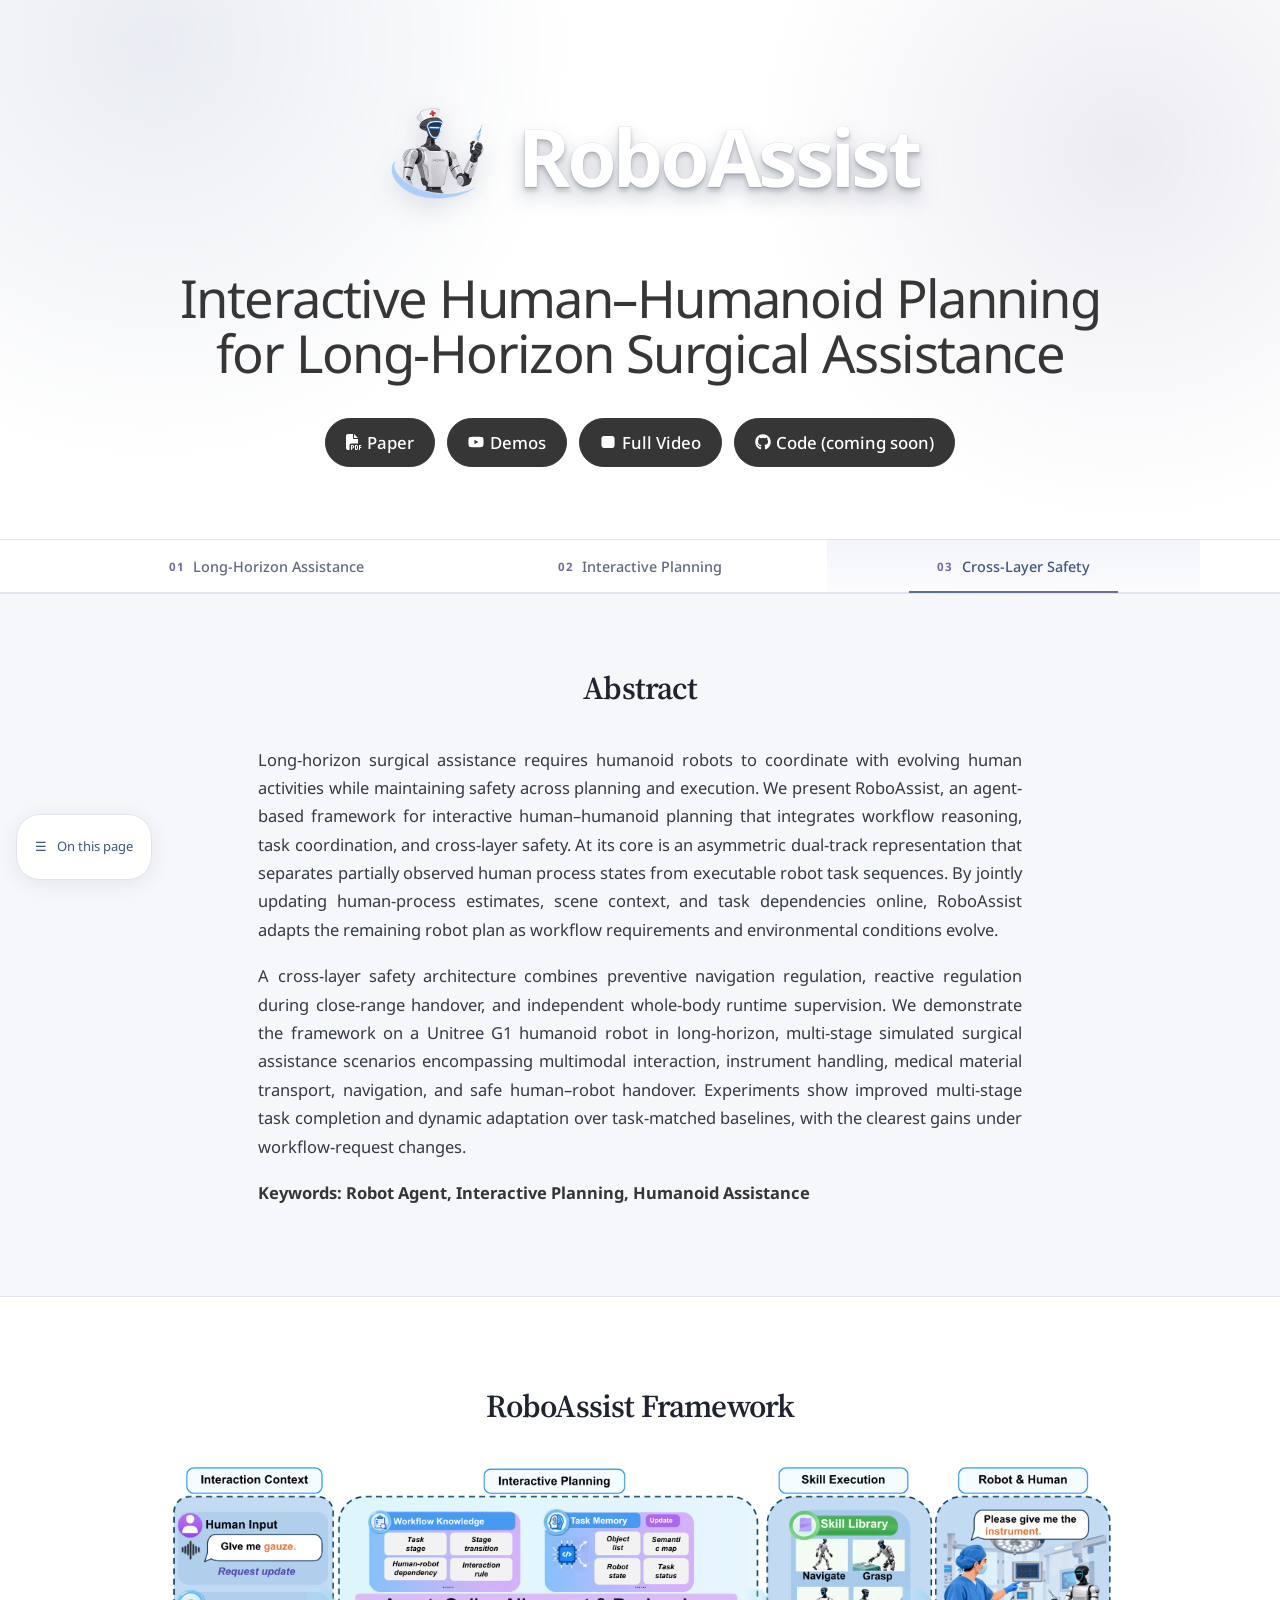
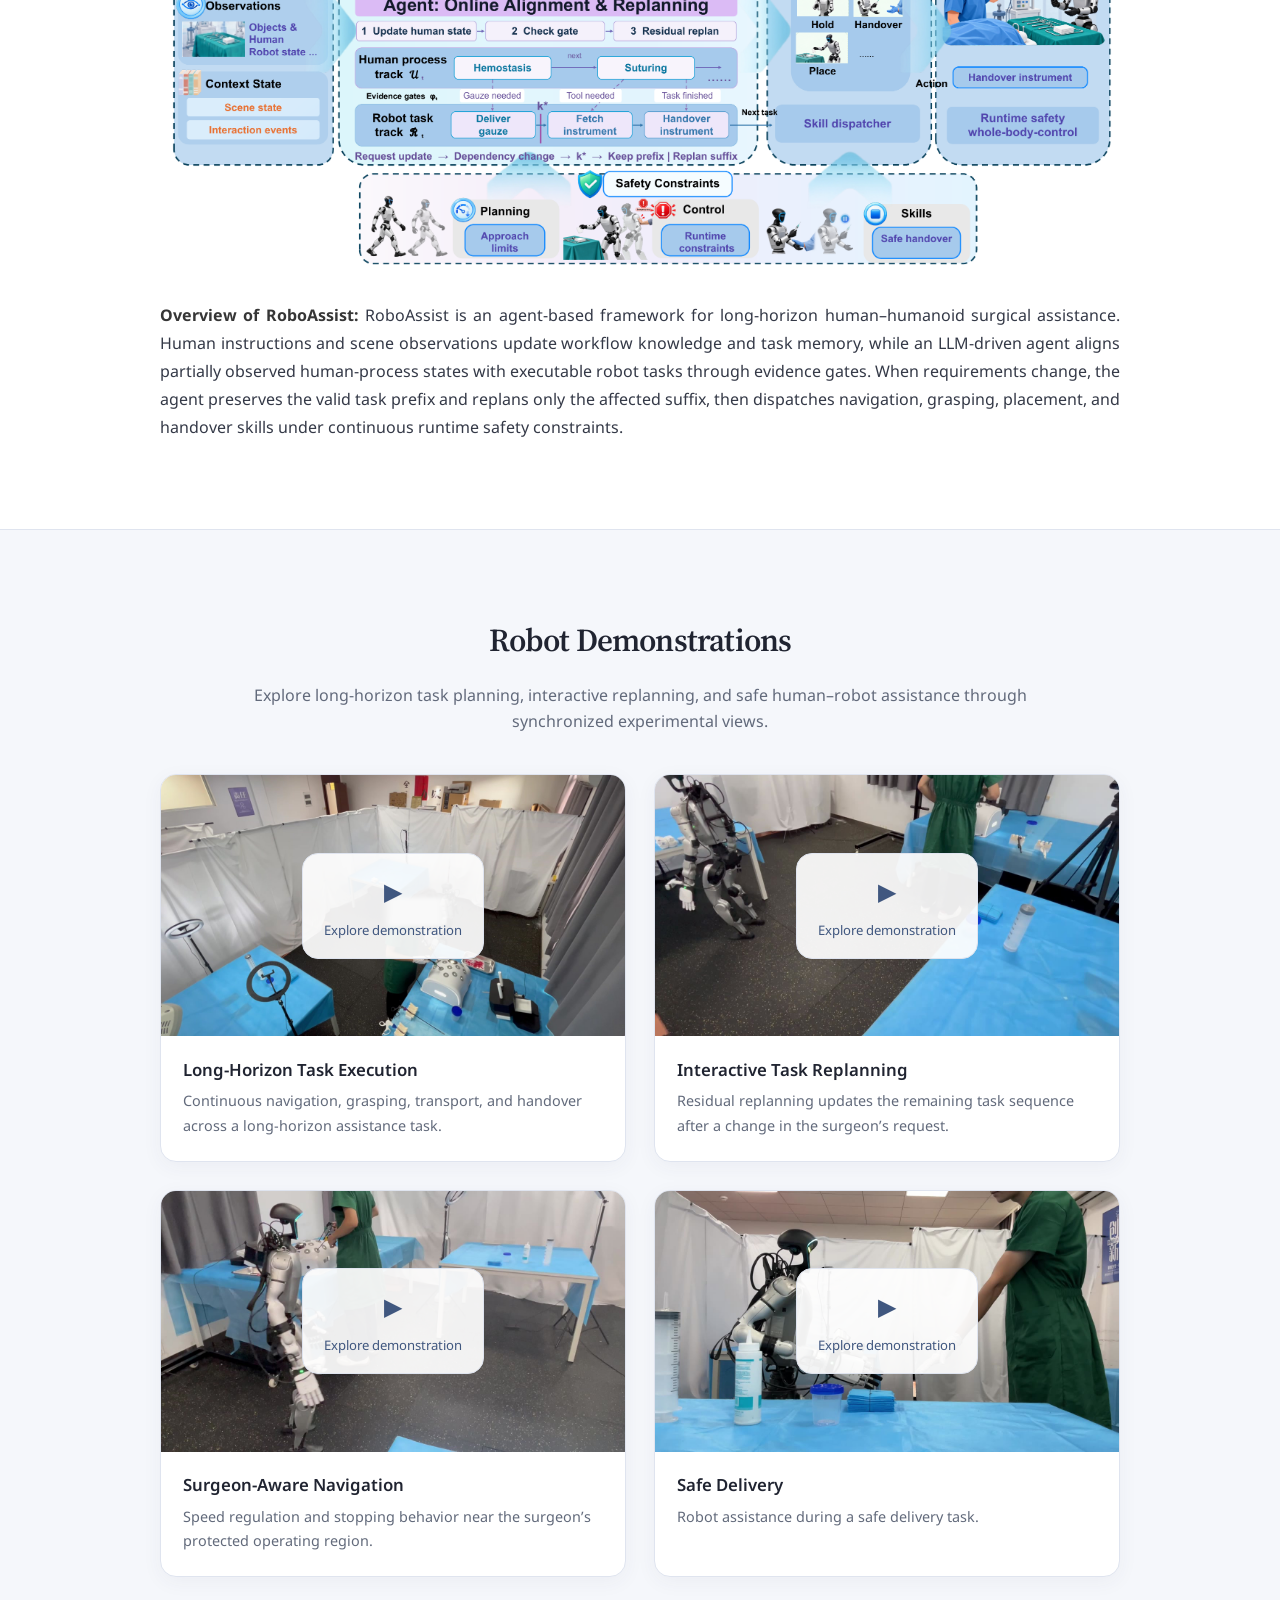
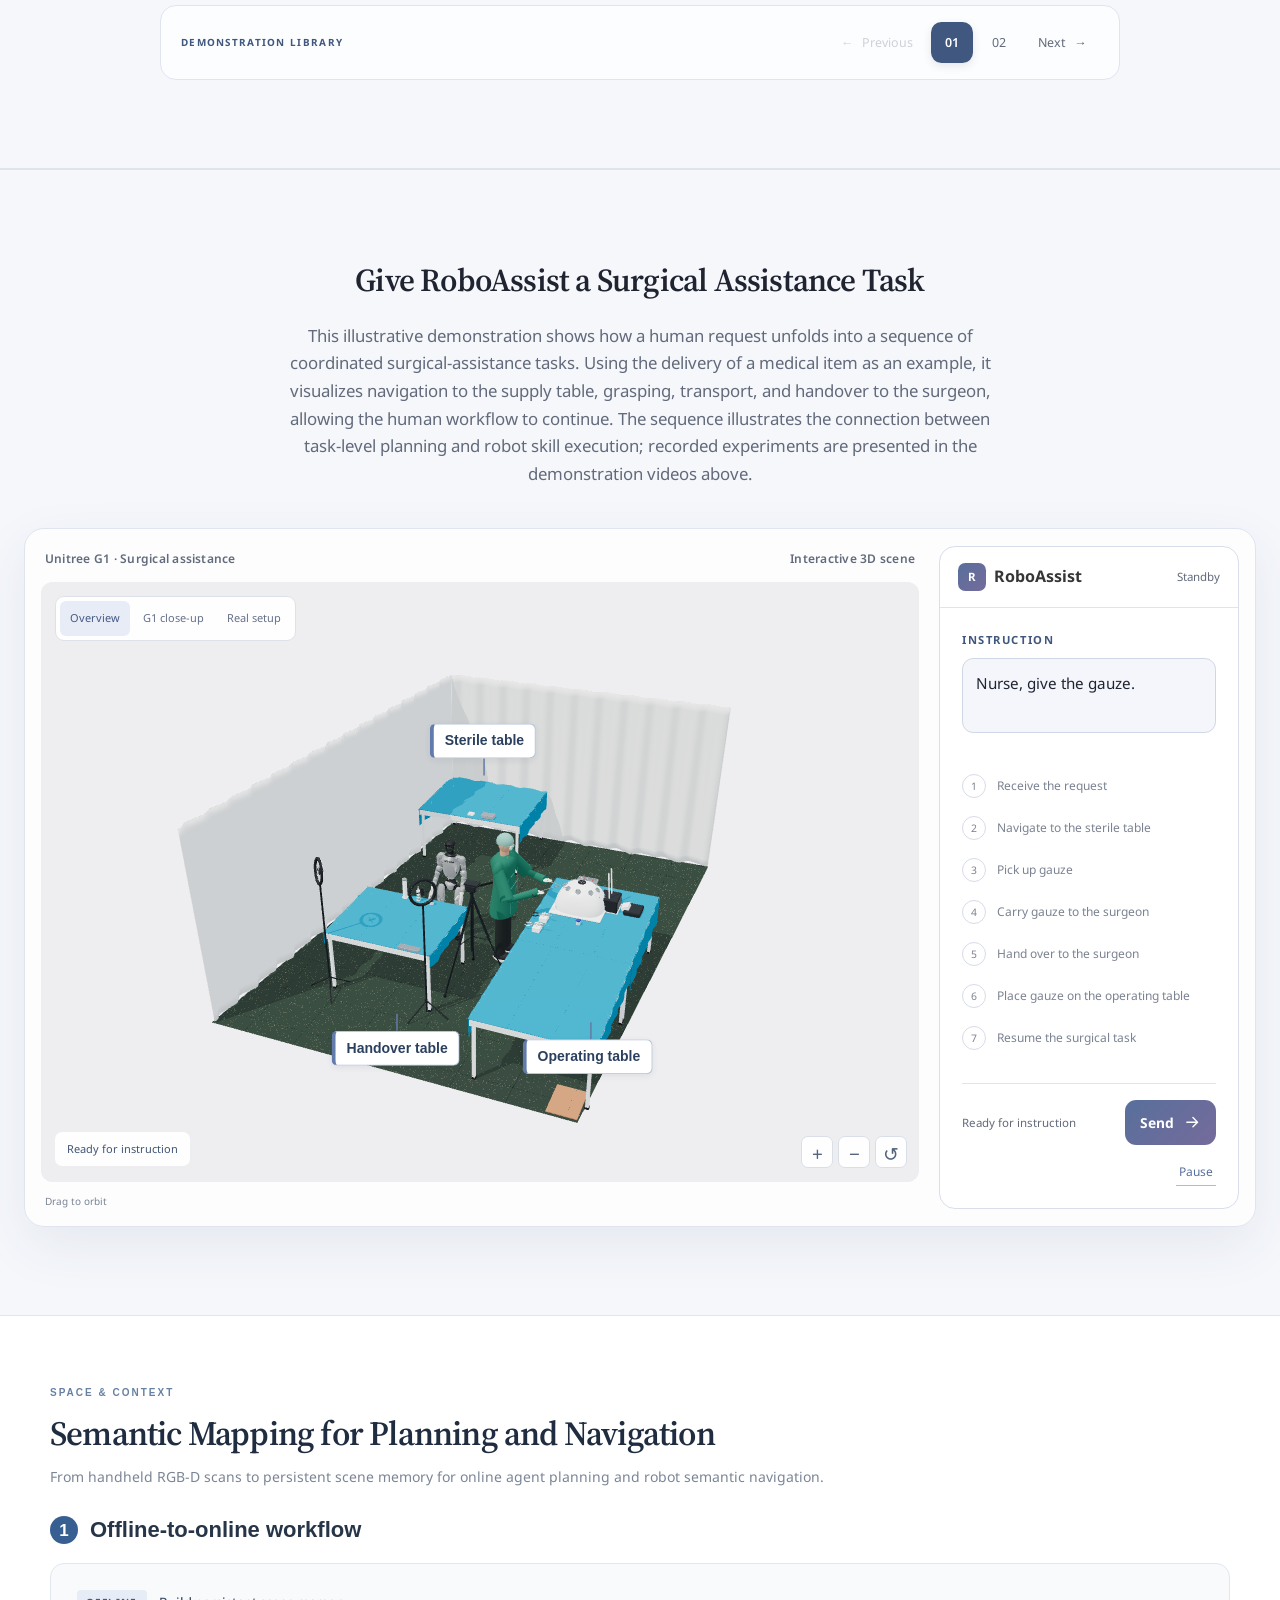
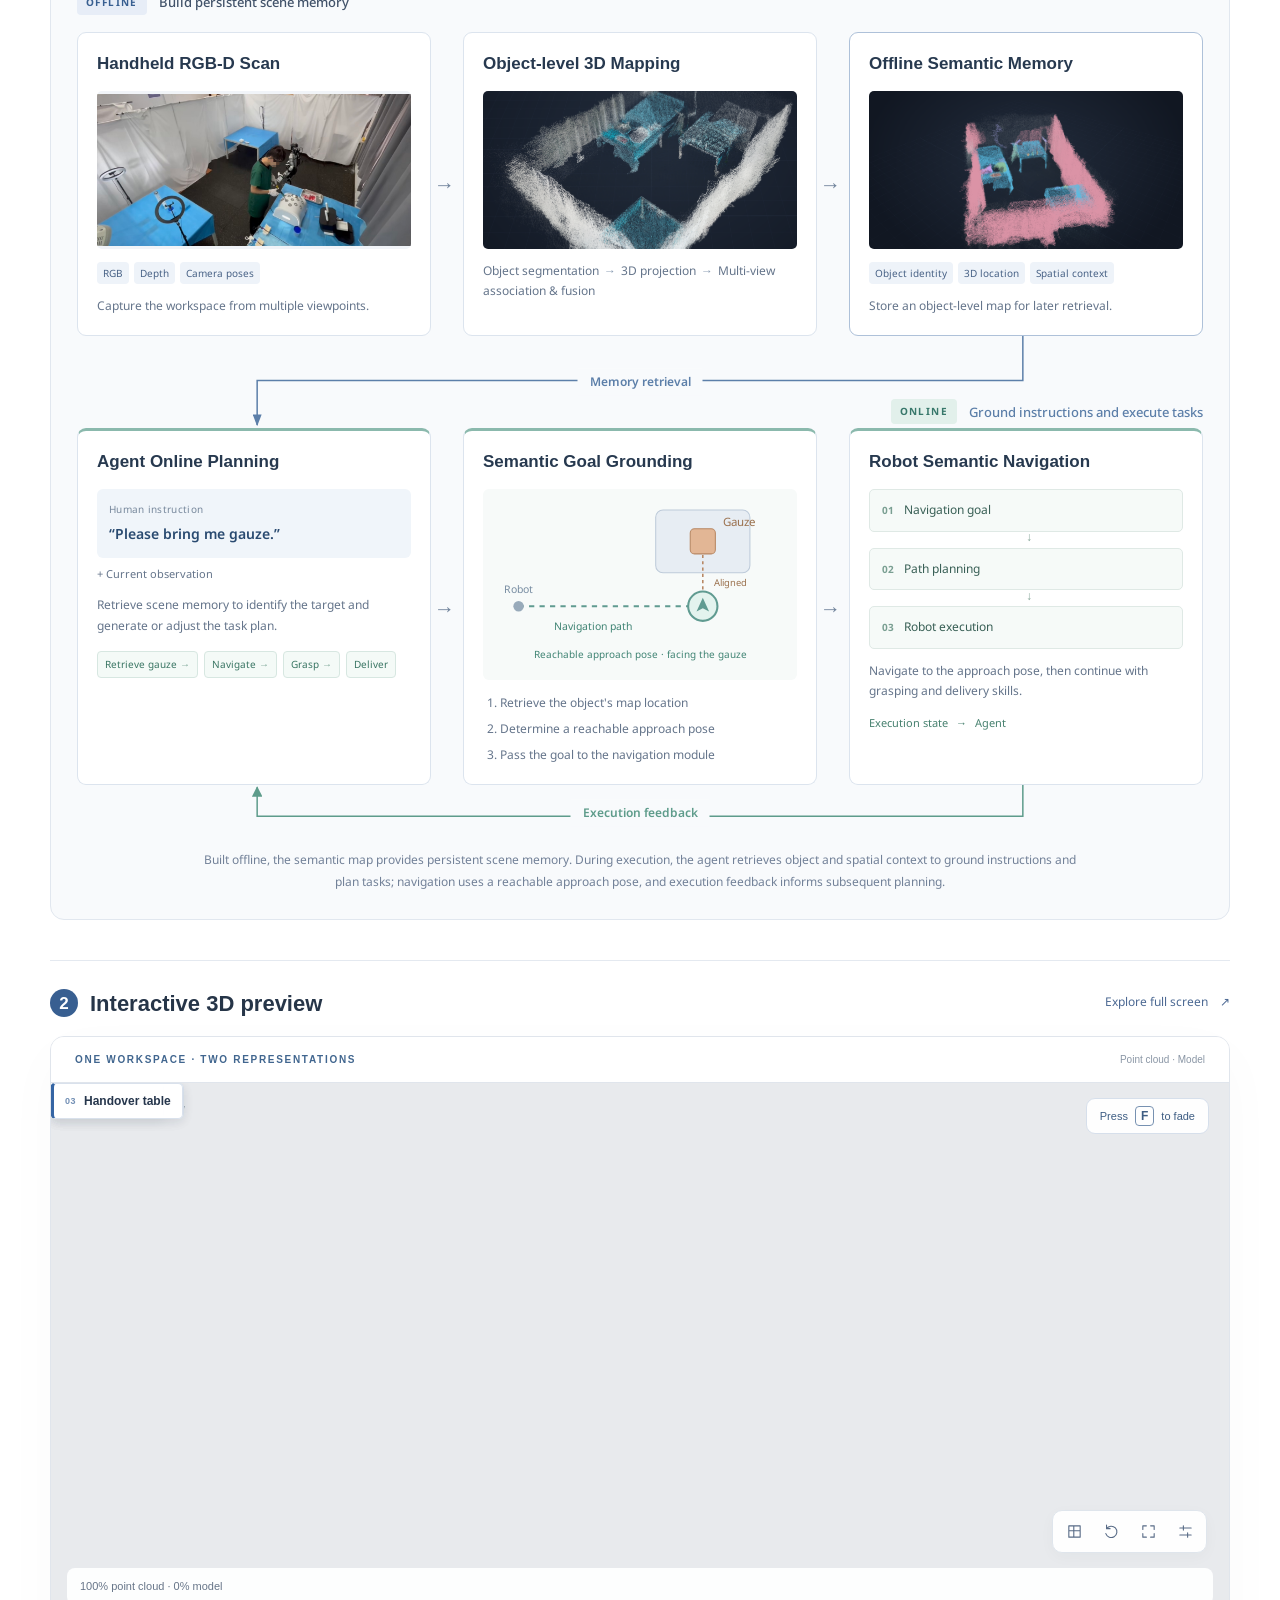
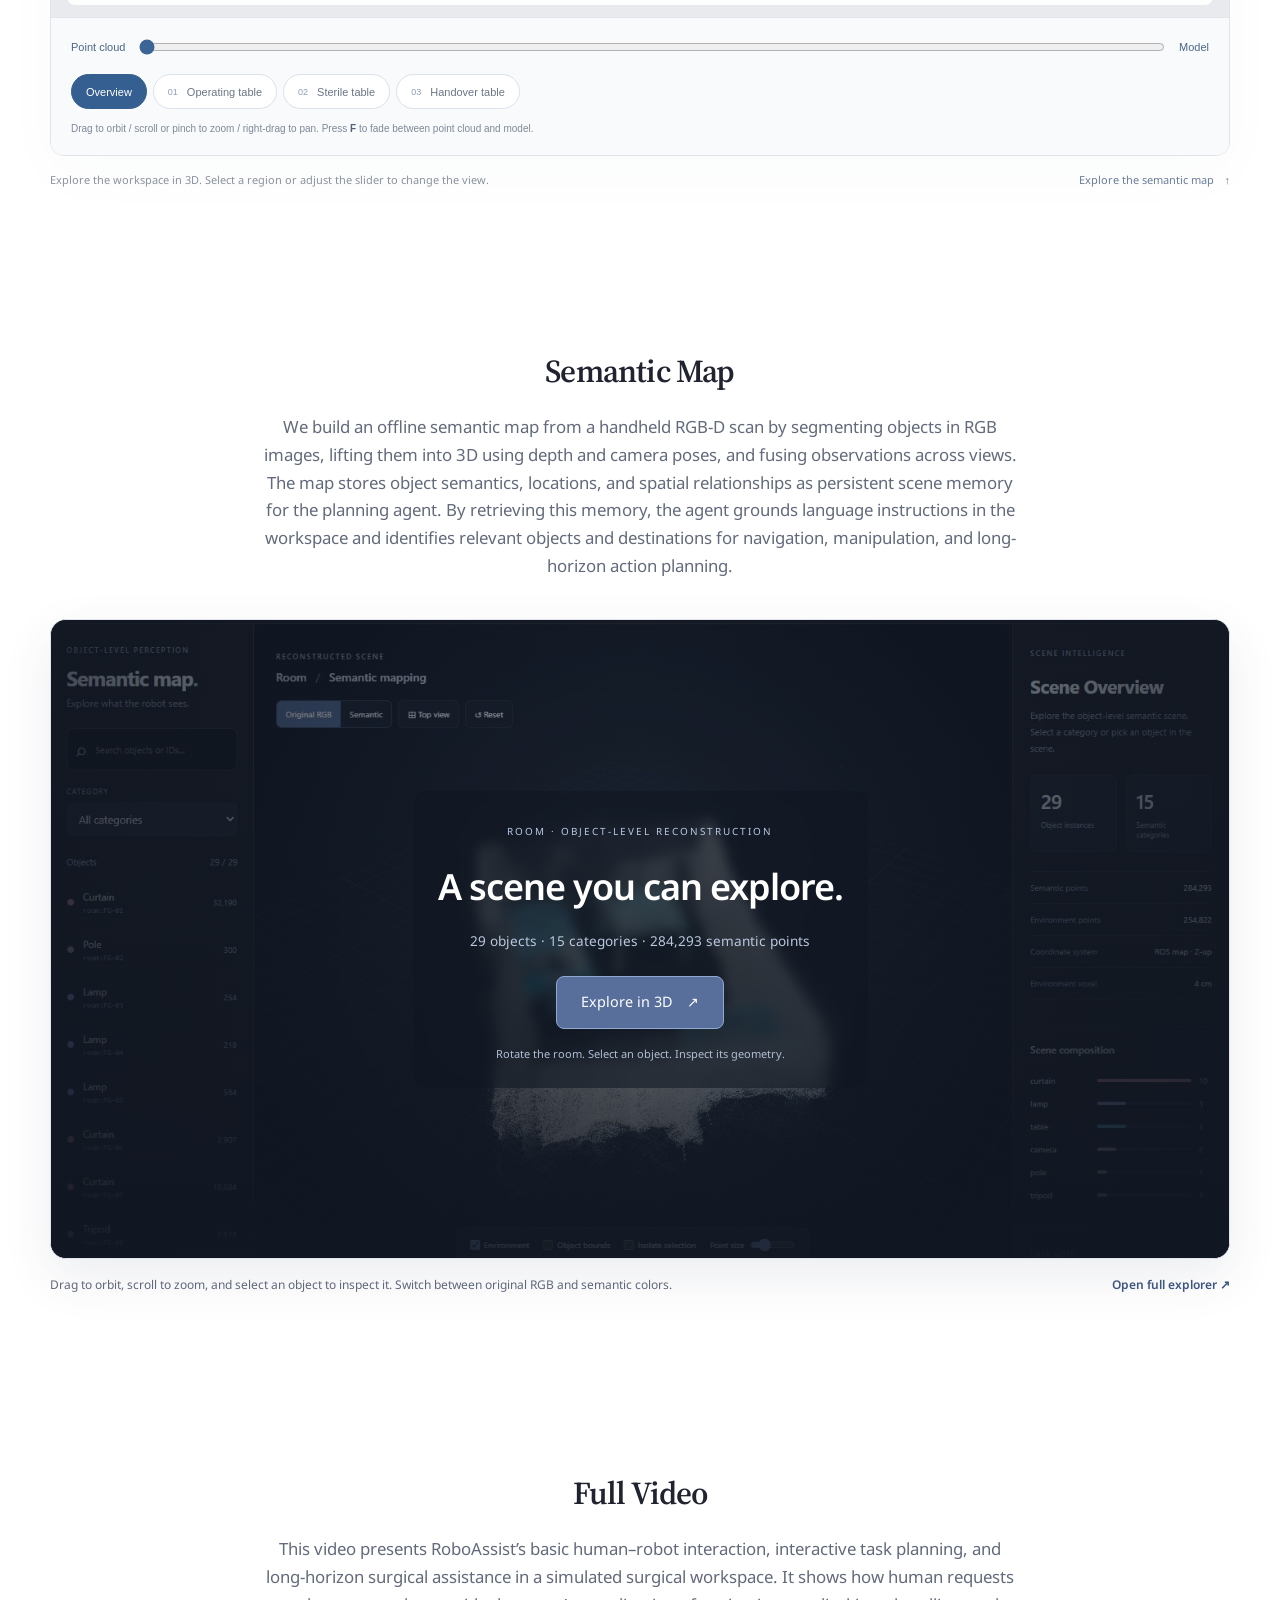
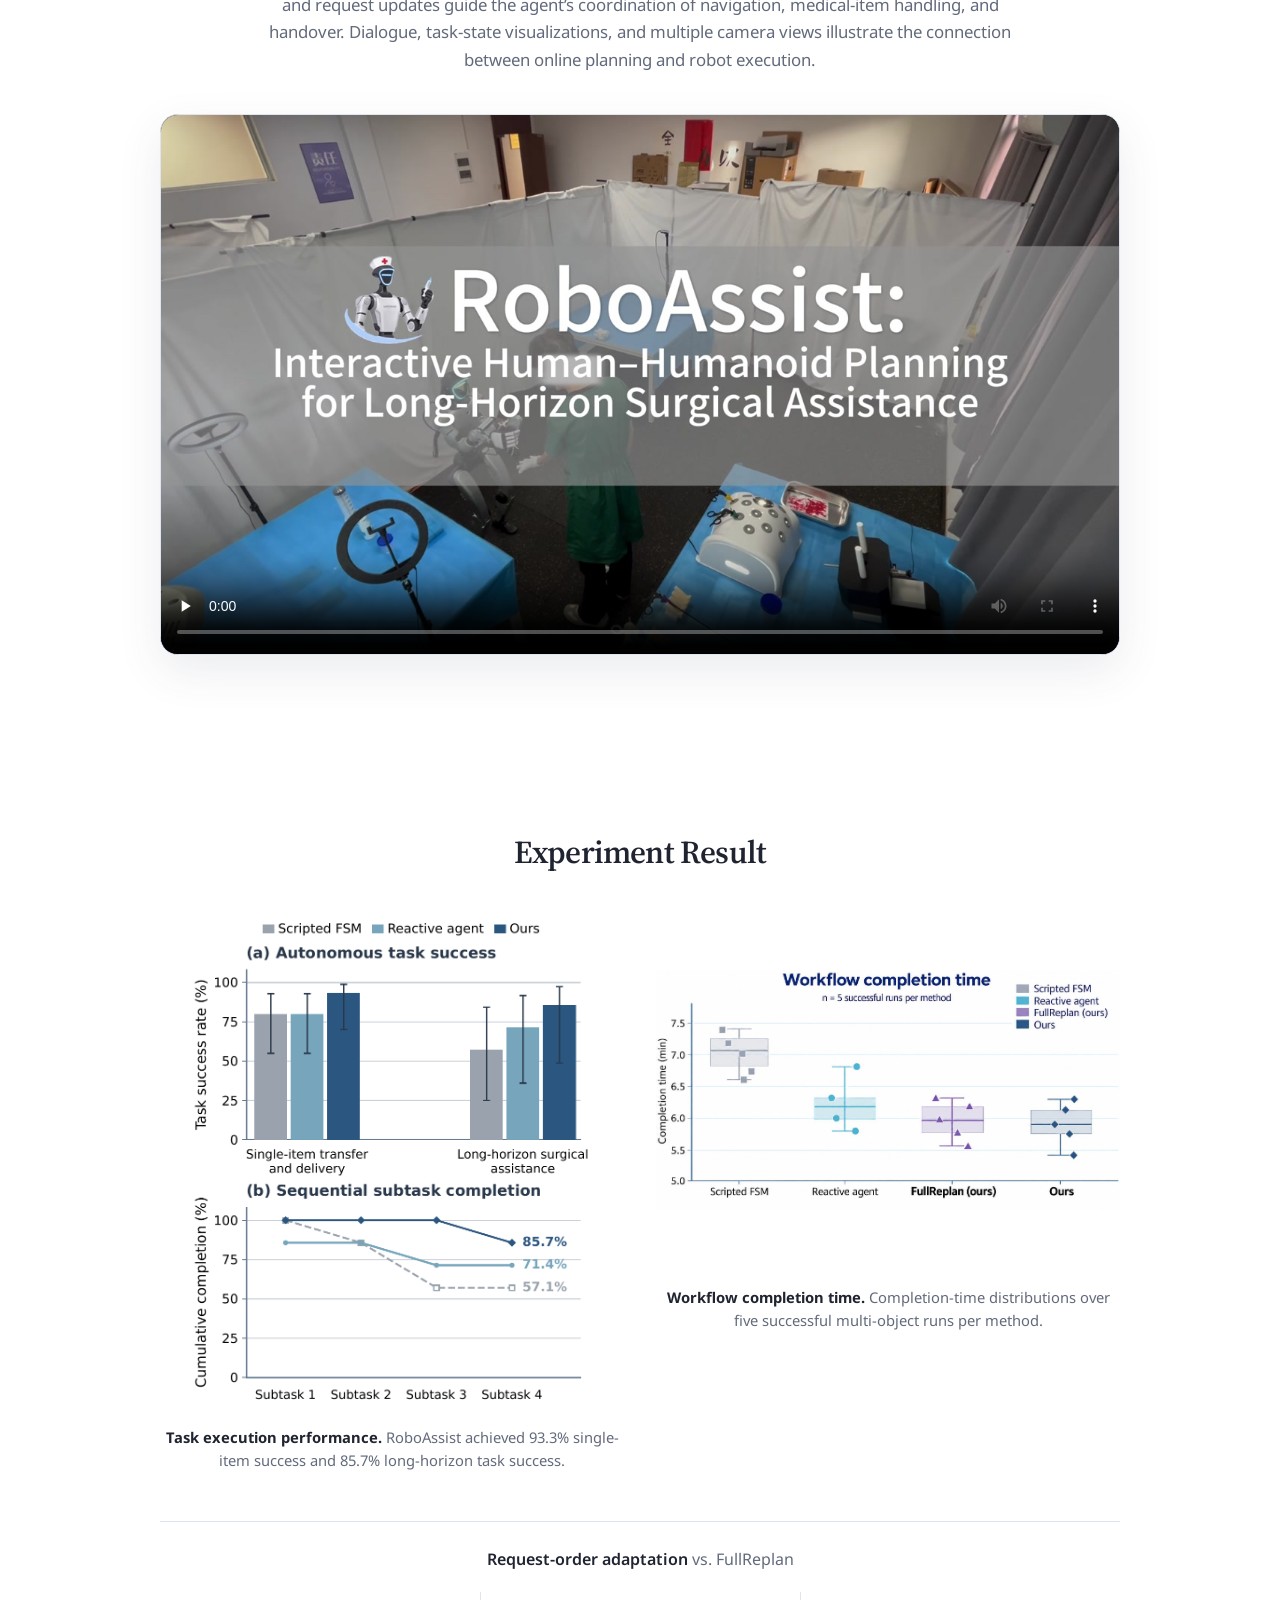
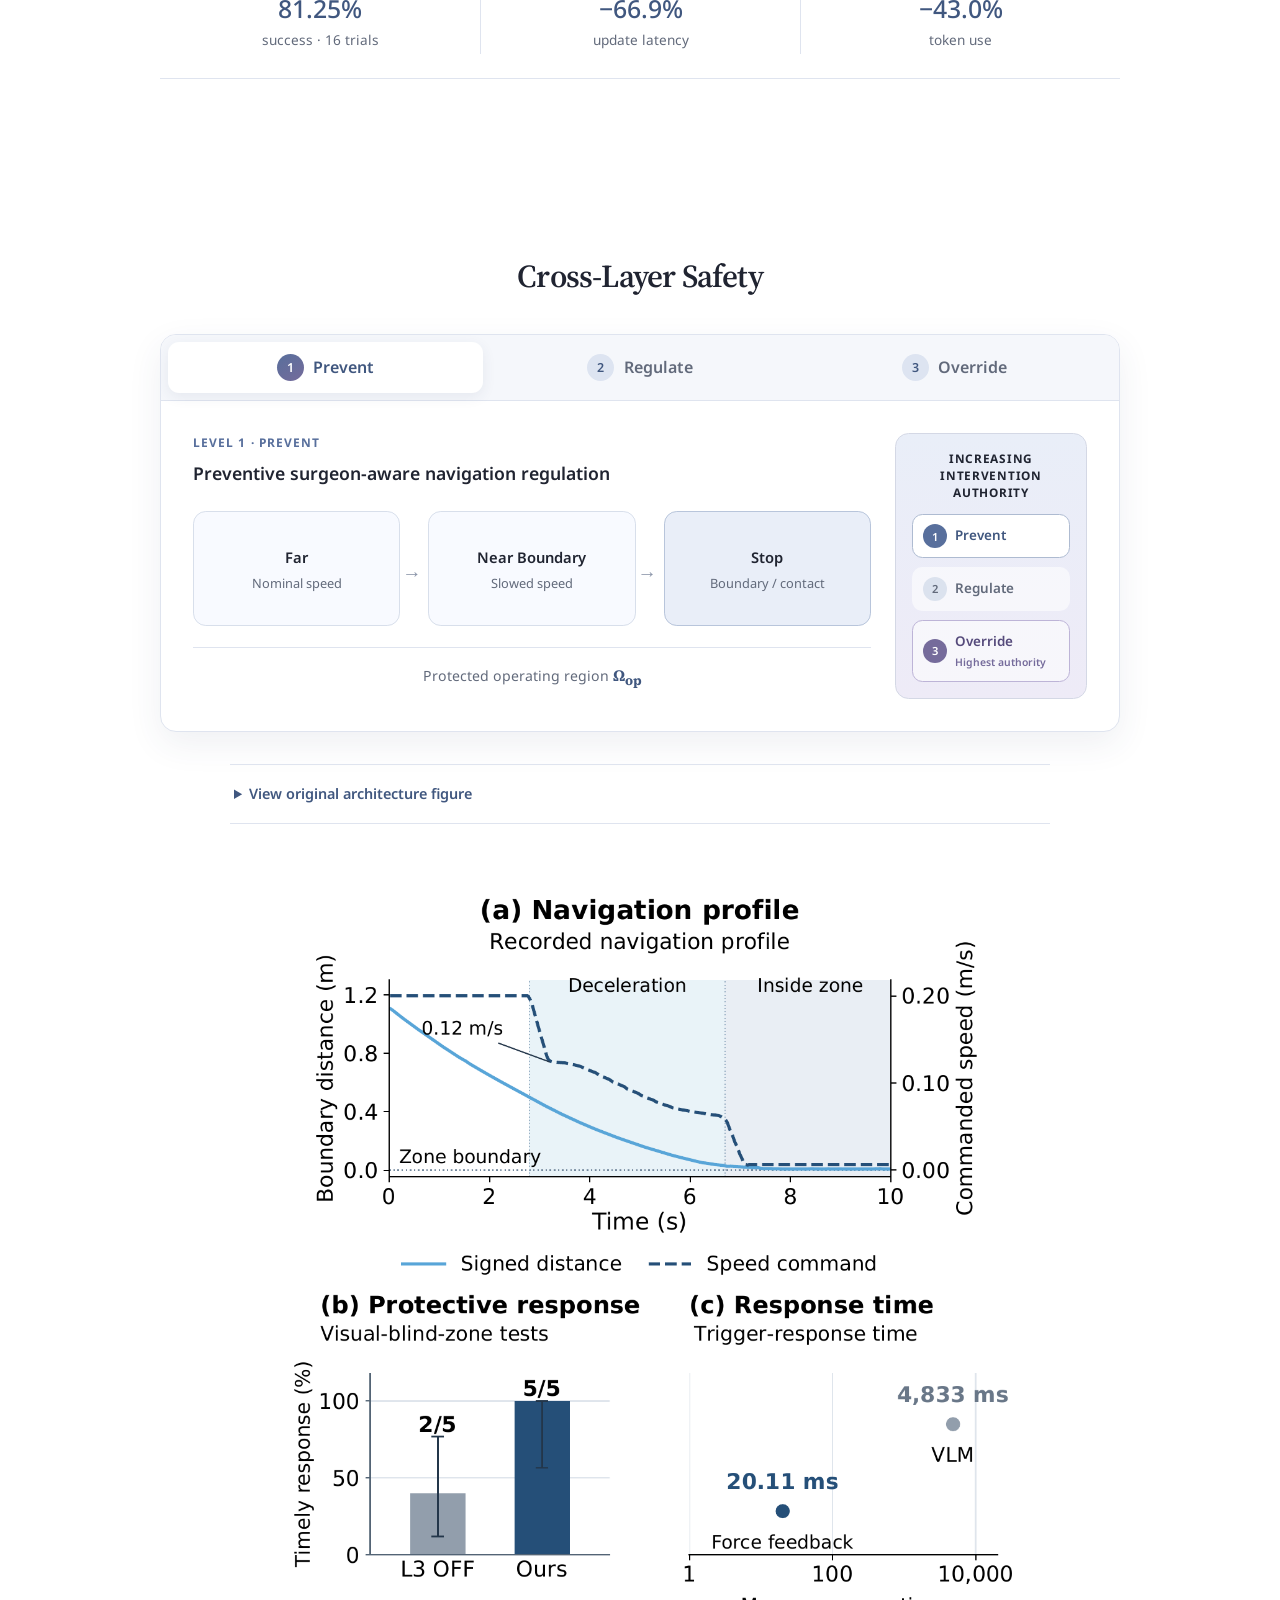
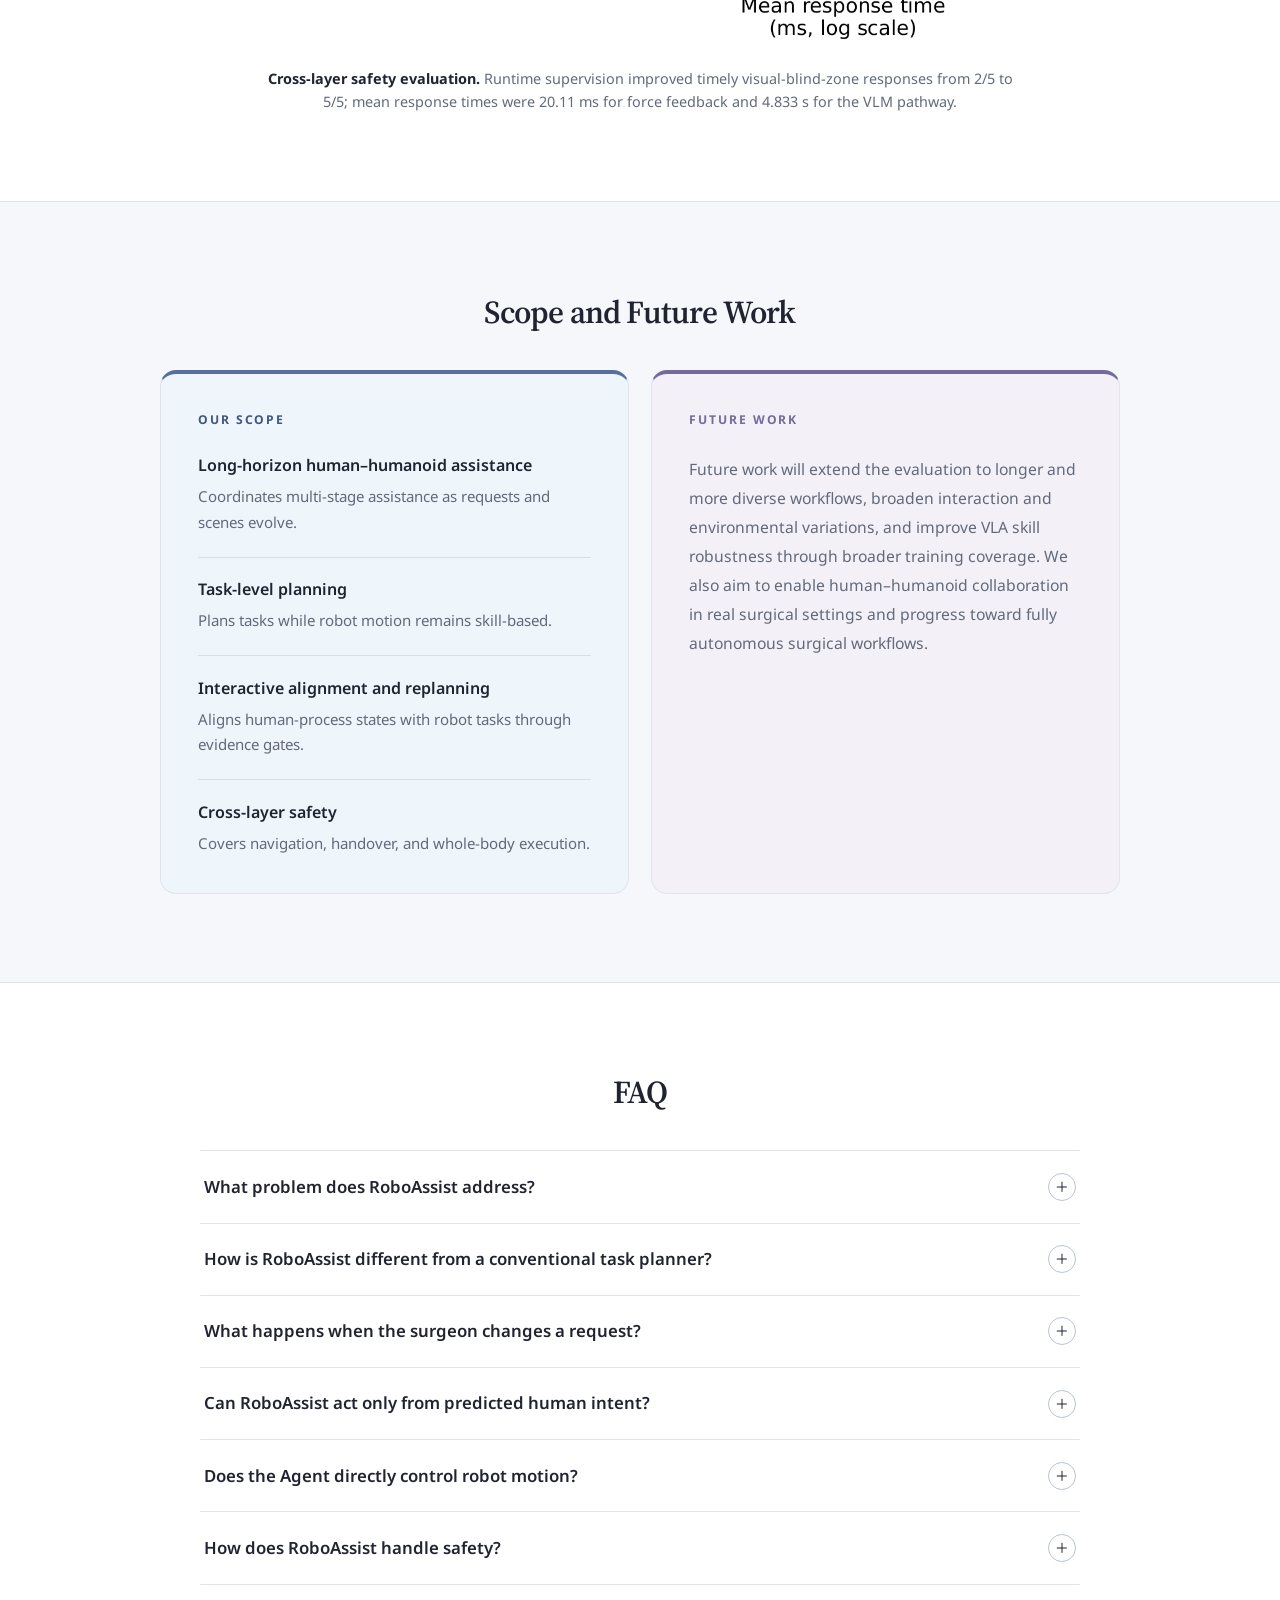
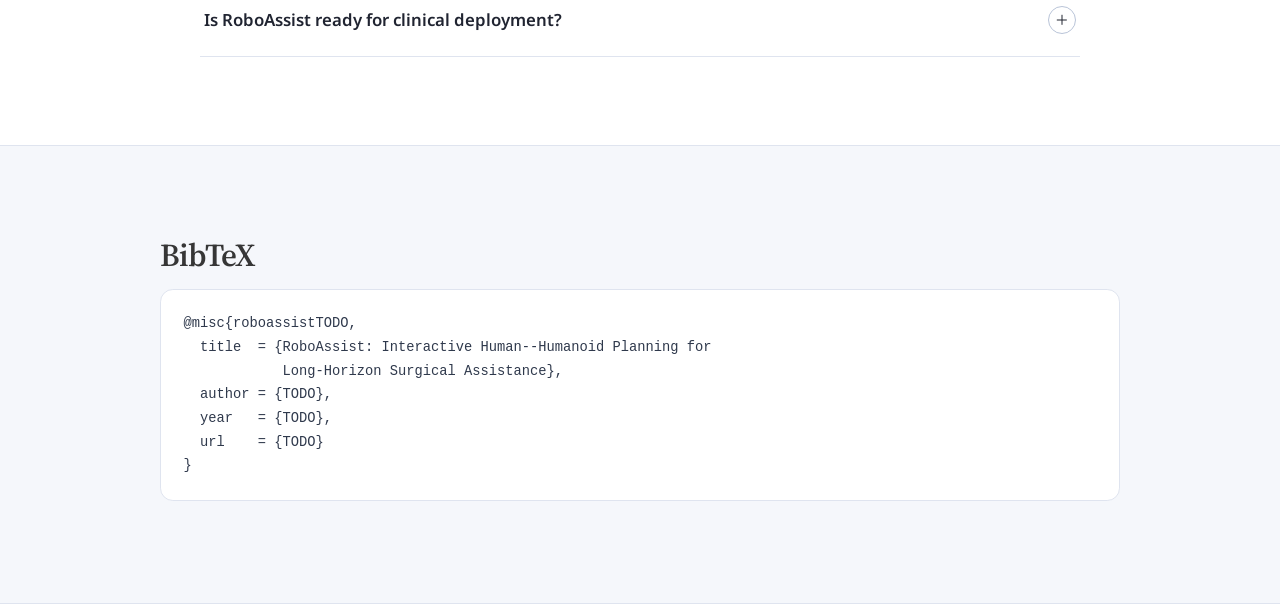
<file: index.html>
<!DOCTYPE html>
<html lang="en">
<head>
  <meta charset="utf-8">
  <meta name="viewport" content="width=device-width, initial-scale=1">
  <meta name="description" content="RoboAssist: Interactive Human–Humanoid Planning for Long-Horizon Surgical Assistance.">
  <meta name="keywords" content="RoboAssist, humanoid robotics, surgical assistance, long-horizon planning, human-robot interaction, robot safety">
  <meta name="theme-color" content="#586f9c">
  <title>RoboAssist | Interactive Human–Humanoid Planning</title>

  <link rel="preconnect" href="https://fonts.googleapis.com">
  <link rel="preconnect" href="https://fonts.gstatic.com" crossorigin>
  <link href="https://fonts.googleapis.com/css?family=Google+Sans:400,500,700%7CNoto+Sans:400,500,600,700%7CSource+Serif+4:600&amp;display=swap" rel="stylesheet">
  <link rel="stylesheet" href="./static/css/bulma.min.css?v=0.9.4">
  <link rel="stylesheet" href="./static/css/index.css?v=20261012-fixed-instruction">
  <link rel="stylesheet" href="./static/css/demonstrations.css?v=20261009-loading-spinner">
  <link rel="stylesheet" href="./static/css/semantic-map.css?v=20261010">
  <link rel="stylesheet" href="./static/css/workspace-stage.css?v=20261011">
  <link rel="stylesheet" href="./static/css/reconstruction-figure.css?v=20261012-aligned-goal">
  <link rel="stylesheet" href="./static/css/task-scene.css?v=20261010-dialogue">
  <link rel="stylesheet" href="./static/css/section-nav.css?v=20261013-layout2">
  <link rel="icon" type="image/svg+xml" href="data:image/svg+xml,%3Csvg xmlns='http://www.w3.org/2000/svg' viewBox='0 0 64 64'%3E%3Crect width='64' height='64' rx='16' fill='%23586f9c'/%3E%3Cpath d='M17 17h16c9 0 15 5 15 13 0 6-3 10-8 12l9 12H37l-7-10h-2v10H17V17zm11 9v10h5c3 0 5-2 5-5s-2-5-5-5h-5z' fill='white'/%3E%3C/svg%3E">
  <script defer src="./static/js/demos-config.js?v=20261009-release"></script>
  <script defer src="./static/js/demonstrations.js?v=20261009-loading-spinner"></script>
  <script defer src="./static/js/index.js?v=20261010-g1"></script>
  <script type="module" src="./static/js/task-scene.js?v=20261012-clean-head"></script>
  <script defer src="./static/js/semantic-map-section.js?v=20261010"></script>
  <script defer src="./static/js/workspace-stage.js?v=20261011"></script>
  <script defer src="./static/js/section-nav.js?v=20261013-layout2"></script>
</head>
<body>
  <nav class="section-nav" aria-label="Quick navigation">
    <details class="section-nav__disclosure" open>
      <summary class="section-nav__toggle"><span aria-hidden="true">☰</span> On this page</summary>
      <div class="section-nav__panel">
        <p class="section-nav__caption">ON THIS PAGE</p>
        <ol class="section-nav__list">
          <li><a href="#abstract"><span aria-hidden="true">01</span><span>Abstract</span></a></li>
          <li><a href="#framework"><span aria-hidden="true">02</span><span>RoboAssist Framework</span></a></li>
          <li><a href="#video"><span aria-hidden="true">03</span><span>Robot Demonstrations</span></a></li>
          <li><a href="#interactive-demo"><span aria-hidden="true">04</span><span>Interactive Task Demo</span></a></li>
          <li><a href="#workspace-3d"><span aria-hidden="true">05</span><span>Mapping &amp; Navigation</span></a></li>
          <li><a href="#semantic-map"><span aria-hidden="true">06</span><span>Semantic Map</span></a></li>
          <li><a href="#project-video"><span aria-hidden="true">07</span><span>Full Video</span></a></li>
          <li><a href="#experiments"><span aria-hidden="true">08</span><span>Experiment Result</span></a></li>
          <li><a href="#runtime-safety"><span aria-hidden="true">09</span><span>Cross-Layer Safety</span></a></li>
          <li><a href="#scope-limitations"><span aria-hidden="true">10</span><span>Scope &amp; Future Work</span></a></li>
          <li><a href="#faq"><span aria-hidden="true">11</span><span>FAQ</span></a></li>
          <li><a href="#bibtex"><span aria-hidden="true">12</span><span>BibTeX</span></a></li>
        </ol>
        <a class="section-nav__top" href="#">↑ Back to top</a>
      </div>
    </details>
  </nav>
  <main>
    <section class="hero project-hero">
      <video class="hero-background-video" id="hero-background-video" autoplay muted loop playsinline preload="metadata" aria-hidden="true" tabindex="-1" disablepictureinpicture>
        <source src="./static/videos/hero-background.mp4?v=20261009-release" type="video/mp4">
      </video>
      <div class="hero-video-overlay" aria-hidden="true"></div>
      <button class="hero-video-toggle" type="button" aria-controls="hero-background-video" hidden>Pause background video</button>
      <div class="hero-body">
        <div class="container is-max-widescreen has-text-centered">
          <div class="project-mark" aria-label="RoboAssist">
            <img class="project-mark__logo" src="./static/images/roboassist-logo.png" alt="RoboAssist humanoid robot logo">
            <span class="project-mark__word">RoboAssist</span>
          </div>

          <h1 class="title publication-title">
            Interactive Human–Humanoid Planning<br class="publication-title__break">
            for Long-Horizon Surgical Assistance
          </h1>

          <nav class="publication-links" aria-label="Project resources">
            <!-- Icons: Font Awesome Free, CC BY 4.0. -->
            <a class="button resource-button" href="#paper-todo" aria-label="Paper link pending">
              <svg class="resource-icon" viewBox="0 0 512 512" aria-hidden="true" focusable="false"><path d="M0 64C0 28.7 28.7 0 64 0L224 0v128c0 17.7 14.3 32 32 32h128v144H176c-35.3 0-64 28.7-64 64v144H64c-35.3 0-64-28.7-64-64V64zm384 64H256V0l128 128zM176 352h32c30.9 0 56 25.1 56 56s-25.1 56-56 56h-16v32c0 8.8-7.2 16-16 16s-16-7.2-16-16V368c0-8.8 7.2-16 16-16zm32 80c13.3 0 24-10.7 24-24s-10.7-24-24-24h-16v48h16zm96-80h32c26.5 0 48 21.5 48 48v64c0 26.5-21.5 48-48 48h-32c-8.8 0-16-7.2-16-16V368c0-8.8 7.2-16 16-16zm32 128c8.8 0 16-7.2 16-16v-64c0-8.8-7.2-16-16-16h-16v96h16zm80-112c0-8.8 7.2-16 16-16h48c8.8 0 16 7.2 16 16s-7.2 16-16 16h-32v32h32c8.8 0 16 7.2 16 16s-7.2 16-16 16h-32v48c0 8.8-7.2 16-16 16s-16-7.2-16-16V368z"/></svg>
              <span>Paper</span>
            </a>
            <a class="button resource-button" href="#video" aria-label="View robot demonstrations">
              <svg class="resource-icon" viewBox="0 0 576 512" aria-hidden="true" focusable="false"><path d="M549.7 124.1c-6.3-23.7-24.8-42.3-48.3-48.6C458.8 64 288 64 288 64S117.2 64 74.6 75.5c-23.5 6.3-42 24.9-48.3 48.6C14.9 166.9 14.9 256.4 14.9 256.4s0 89.4 11.4 132.3c6.3 23.7 24.8 41.5 48.3 47.8C117.2 448 288 448 288 448s170.8 0 213.4-11.5c23.5-6.3 42-24.2 48.3-47.8 11.4-42.9 11.4-132.3 11.4-132.3s0-89.4-11.4-132.3zM232.1 337.6V175.2l142.7 81.2-142.7 81.2z"/></svg>
              <span>Demos</span>
            </a>
            <a class="button resource-button" href="#project-video" aria-label="Watch the full RoboAssist video">
              <svg class="resource-icon" viewBox="0 0 24 24" fill="none" aria-hidden="true" focusable="false"><rect x="3" y="4" width="18" height="16" rx="3" stroke="currentColor" stroke-width="1.7"/><path d="m10 8 6 4-6 4V8Z" fill="currentColor"/></svg>
              <span>Full Video</span>
            </a>
            <a class="button resource-button" href="#code-todo" aria-label="Code link pending">
              <svg class="resource-icon" viewBox="0 0 496 512" aria-hidden="true" focusable="false"><path d="M165.9 397.4c0 2-2.3 3.6-5.2 3.6-3.3.3-5.6-1.3-5.6-3.6 0-2 2.3-3.6 5.2-3.6 3-.3 5.6 1.3 5.6 3.6zm-31.1-4.5c-.7 2 1.3 4.3 4.3 4.9 2.6 1 5.6 0 6.2-2s-1.3-4.3-4.3-5.2c-2.6-.7-5.5.3-6.2 2.3zm44.2-1.7c-2.9.7-4.9 2.6-4.6 4.9.3 2 2.9 3.3 5.9 2.6 2.9-.7 4.9-2.6 4.6-4.6-.3-1.9-3-3.2-5.9-2.9zM244.8 8C106.1 8 0 113.3 0 252c0 110.9 69.8 205.8 169.5 239.2 12.8 2.3 17.3-5.6 17.3-12.1 0-6.2-.3-40.4-.3-61.4 0 0-70 15-84.7-29.8 0 0-11.4-29.1-27.8-36.6 0 0-22.9-15.7 1.6-15.4 0 0 24.9 2 38.6 25.8 21.9 38.6 58.6 27.5 72.9 20.9 2.3-16 8.8-27.1 16-33.7-55.9-6.2-112.3-14.3-112.3-110.5 0-27.5 7.6-41.3 23.6-58.9-2.6-6.5-11.1-33.3 2.6-67.9 20.9-6.5 69 27 69 27 20-5.6 41.5-8.5 62.8-8.5s42.8 2.9 62.8 8.5c0 0 48.1-33.6 69-27 13.7 34.7 5.2 61.4 2.6 67.9 16 17.7 25.8 31.5 25.8 58.9 0 96.5-58.9 104.2-114.8 110.5 9.2 7.9 17 22.9 17 46.4 0 33.7-.3 75.4-.3 83.6 0 6.5 4.6 14.4 17.3 12.1C428.2 457.8 496 362.9 496 252 496 113.3 383.5 8 244.8 8z"/></svg>
              <span>Code (coming soon)</span>
            </a>
          </nav>
        </div>
      </div>
    </section>

    <nav class="chapter-nav" aria-label="Project chapters">
      <div class="chapter-nav__inner">
        <a class="chapter-nav__link is-active" href="#abstract" data-chapter-link aria-current="true">
          <span class="chapter-nav__number">01</span>
          <span>Long-Horizon Assistance</span>
        </a>
        <a class="chapter-nav__link" href="#framework" data-chapter-link>
          <span class="chapter-nav__number">02</span>
          <span>Interactive Planning</span>
        </a>
        <a class="chapter-nav__link" href="#runtime-safety" data-chapter-link>
          <span class="chapter-nav__number">03</span>
          <span>Cross-Layer Safety</span>
        </a>
      </div>
    </nav>

    <section class="section section--first section--tinted" id="abstract">
      <div class="container is-max-desktop">
        <div class="columns is-centered">
          <div class="column is-four-fifths">
            <div class="section-heading has-text-centered">
              <h2 class="title is-3">Abstract</h2>
            </div>
            <div class="content abstract-copy">
              <p>
                Long-horizon surgical assistance requires humanoid robots to coordinate with evolving human activities while maintaining safety across planning and execution. We present RoboAssist, an agent-based framework for interactive human–humanoid planning that integrates workflow reasoning, task coordination, and cross-layer safety. At its core is an asymmetric dual-track representation that separates partially observed human process states from executable robot task sequences. By jointly updating human-process estimates, scene context, and task dependencies online, RoboAssist adapts the remaining robot plan as workflow requirements and environmental conditions evolve.
              </p>
              <p>
                A cross-layer safety architecture combines preventive navigation regulation, reactive regulation during close-range handover, and independent whole-body runtime supervision. We demonstrate the framework on a Unitree G1 humanoid robot in long-horizon, multi-stage simulated surgical assistance scenarios encompassing multimodal interaction, instrument handling, medical material transport, navigation, and safe human–robot handover. Experiments show improved multi-stage task completion and dynamic adaptation over task-matched baselines, with the clearest gains under workflow-request changes.
              </p>
              <p><strong>Keywords: Robot Agent, Interactive Planning, Humanoid Assistance</strong></p>
            </div>
          </div>
        </div>
      </div>
    </section>

    <section class="section" id="framework">
      <div class="container is-max-desktop">
        <div class="section-heading has-text-centered">
          <h2 class="title is-3">RoboAssist Framework</h2>
        </div>

        <figure class="framework-figure">
          <img src="./static/images/roboassist-framework.png" alt="RoboAssist framework integrating interaction context, interactive planning, skill execution, and runtime safety constraints.">
        </figure>

        <p class="framework-description">
          <strong>Overview of RoboAssist:</strong> RoboAssist is an agent-based framework for long-horizon human–humanoid surgical assistance. Human instructions and scene observations update workflow knowledge and task memory, while an LLM-driven agent aligns partially observed human-process states with executable robot tasks through evidence gates. When requirements change, the agent preserves the valid task prefix and replans only the affected suffix, then dispatches navigation, grasping, placement, and handover skills under continuous runtime safety constraints.
        </p>
      </div>
    </section>

    <section class="section section--tinted" id="video">
      <div class="container is-max-desktop">
        <div class="section-heading has-text-centered">
          <h2 class="title is-3">Robot Demonstrations</h2>
          <p class="section-lead">Explore long-horizon task planning, interactive replanning, and safe human–robot assistance through synchronized experimental views.</p>
        </div>

        <!-- Scene cards and the player are generated from static/js/demos-config.js. -->
        <div class="demo-grid" id="demo-scene-grid"></div>
        <noscript><p>Enable JavaScript to explore the interactive robot demonstrations. Experimental videos are forthcoming.</p></noscript>
        <div class="demo-supplementary" hidden>
          <a class="demo-supplementary__link" data-supplementary-link hidden>Full Supplementary Video <span aria-hidden="true">↗</span></a>
        </div>
      </div>
    </section>

    <section class="section section--tinted" id="interactive-demo">
      <div class="container is-max-desktop">
        <div class="section-heading has-text-centered">
          <h2 class="title is-3">Give RoboAssist a Surgical Assistance Task</h2>
          <p class="section-lead task-demo__lead">This illustrative demonstration shows how a human request unfolds into a sequence of coordinated surgical-assistance tasks. Using the delivery of a medical item as an example, it visualizes navigation to the supply table, grasping, transport, and handover to the surgeon, allowing the human workflow to continue. The sequence illustrates the connection between task-level planning and robot skill execution; recorded experiments are presented in the demonstration videos above.</p>
        </div>

        <div class="task-demo task-demo--3d" data-task-demo-3d>
          <div class="task-demo__scene-column">
            <div class="task-demo__meta">
              <span>Unitree G1 · Surgical assistance</span>
              <span>Interactive 3D scene</span>
            </div>

            <div class="surgical-viewport" data-scene-viewport>
              <img class="surgical-reference" data-scene-photo src="./static/videos/long-horizon/poster.jpg" alt="Recorded RoboAssist setup with blue-draped tables, white privacy curtains, dark floor, and the Unitree G1." loading="lazy" hidden>
              <div class="surgical-loading" data-scene-loading role="status">Loading surgical workspace…</div>
              <div class="surgical-canvas" data-scene-canvas></div>
              <div class="surgical-view-switch" role="group" aria-label="Scene view">
                <button type="button" data-view="overview" aria-pressed="true">Overview</button>
                <button type="button" data-view="robot" aria-pressed="false">G1 close-up</button>
                <button type="button" data-view="reference" aria-pressed="false">Real setup</button>
              </div>
              <div class="surgical-scene-caption" data-scene-status>Ready for instruction</div>
              <div class="surgical-camera-tools" role="group" aria-label="3D camera controls">
                <button type="button" data-camera="in" aria-label="Zoom in">+</button>
                <button type="button" data-camera="out" aria-label="Zoom out">−</button>
                <button type="button" data-camera="reset" aria-label="Reset camera">↺</button>
              </div>
            </div>
            <div class="surgical-footnote">
              <span data-camera-hint>Drag to orbit</span>
            </div>
          </div>

          <div class="task-console">
            <div class="task-console__header">
              <span class="task-console__mark" aria-hidden="true">R</span>
              <strong>RoboAssist</strong>
              <span data-console-state>Loading</span>
            </div>

            <div class="task-console__body">
              <label for="task-instruction">Instruction</label>
              <textarea id="task-instruction" rows="2" readonly aria-readonly="true" spellcheck="false">Nurse, give the gauze.</textarea>

              <ol class="task-rollout" aria-label="Illustrative task rollout">
                <li data-task-step="understand"><span>1</span>Receive the request</li>
                <li data-task-step="navigate"><span>2</span>Navigate to the sterile table</li>
                <li data-task-step="pick"><span>3</span>Pick up gauze</li>
                <li data-task-step="return"><span>4</span>Carry gauze to the surgeon</li>
                <li data-task-step="handover"><span>5</span>Hand over to the surgeon</li>
                <li data-task-step="place"><span>6</span>Place gauze on the operating table</li>
                <li data-task-step="resume"><span>7</span>Resume the surgical task</li>
              </ol>

              <div class="task-console__footer">
                <p class="task-console__status" data-task-status aria-live="polite">Ready to send</p>
                <button class="task-send" type="button" data-task-send disabled>
                  <span>Send</span>
                  <svg viewBox="0 0 24 24" aria-hidden="true"><path d="M5 12h13M13 6l6 6-6 6"></path></svg>
                </button>
              </div>
              <button class="task-pause" type="button" data-task-pause hidden>Pause</button>
            </div>
          </div>
        </div>
      </div>
    </section>

    <section class="section workspace-section" id="workspace-3d">
      <div class="workspace-container">
        <div class="workspace-heading">
          <div><p class="workspace-eyebrow">SPACE &amp; CONTEXT</p><h2>Semantic Mapping for Planning and Navigation</h2><p class="workspace-intro">From handheld RGB-D scans to persistent scene memory for online agent planning and robot semantic navigation.</p></div>
        </div>
        <div id="scene-reconstruction" class="workspace-part" role="group" aria-labelledby="reconstruction-title">
          <h3 id="reconstruction-title" class="workspace-part-title"><span class="workspace-part-number">1</span>Offline-to-online workflow</h3>
          <figure class="mapping-workflow" aria-labelledby="reconstruction-title" aria-describedby="mapping-workflow-caption">
            <div class="mapping-lane-label"><span>OFFLINE</span> Build persistent scene memory</div>
            <div class="mapping-flow mapping-flow--offline" aria-label="Offline semantic mapping">
              <div class="mapping-step">
                <h4>Handheld RGB-D Scan</h4>
                <div class="mapping-media"><img src="./static/images/reconstruction/real-scene.png" width="1170" height="567" loading="lazy" decoding="async" alt="Real surgical workspace recorded with a handheld RGB-D camera."></div>
                <div class="mapping-tags"><span>RGB</span><span>Depth</span><span>Camera poses</span></div>
                <p>Capture the workspace from multiple viewpoints.</p>
              </div>
              <div class="mapping-step">
                <h4>Object-level 3D Mapping</h4>
                <div class="mapping-media mapping-media--cloud"><img src="./static/images/reconstruction/point-cloud.png" width="1253" height="1002" loading="lazy" decoding="async" alt="Reconstructed point cloud of the scanned surgical workspace."></div>
                <p class="mapping-process">Object segmentation <span aria-hidden="true">→</span> 3D projection <span aria-hidden="true">→</span> Multi-view association &amp; fusion</p>
              </div>
              <div class="mapping-step mapping-step--memory">
                <h4>Offline Semantic Memory</h4>
                <div class="mapping-media mapping-media--cloud"><img src="./static/images/reconstruction/semantic-memory.png" width="1500" height="975" loading="lazy" decoding="async" alt="Existing surgical-workspace semantic map with category-colored objects and no browser controls."></div>
                <div class="mapping-tags"><span>Object identity</span><span>3D location</span><span>Spatial context</span></div>
                <p>Store an object-level map for later retrieval.</p>
              </div>
            </div>
            <div class="mapping-transfer" aria-label="Memory retrieval: offline semantic memory to the online planning agent">
              <svg viewBox="0 0 1000 62" preserveAspectRatio="none" aria-hidden="true"><defs><marker id="memory-arrow" viewBox="0 0 10 10" refX="9" refY="5" markerWidth="7" markerHeight="7" orient="auto"><path d="m0 0 10 5-10 5Z" fill="currentColor"/></marker></defs><path d="M840 0V30H160V60" marker-end="url(#memory-arrow)"/></svg>
              <span>Memory retrieval <b aria-hidden="true">↓</b></span>
              <div class="mapping-lane-label mapping-lane-label--online"><span>ONLINE</span> Ground instructions and execute tasks</div>
            </div>
            <div class="mapping-flow mapping-flow--online" aria-label="Online agent planning and robot semantic navigation">
              <div class="mapping-step">
                <h4>Agent Online Planning</h4>
                <div class="mapping-request"><span>Human instruction</span><q>Please bring me gauze.</q></div>
                <p class="mapping-input">+ Current observation</p>
                <p>Retrieve scene memory to identify the target and generate or adjust the task plan.</p>
                <ol class="mapping-task-plan" aria-label="Example gauze assistance plan"><li>Retrieve gauze</li><li>Navigate</li><li>Grasp</li><li>Deliver</li></ol>
              </div>
              <div class="mapping-step">
                <h4>Semantic Goal Grounding</h4>
                <div class="mapping-goal-sketch" role="img" aria-label="Schematic: the robot path ends at a reachable approach pose outside the table, aligned with and facing the gauze">
                  <svg viewBox="0 0 300 150" aria-hidden="true">
                    <rect x="165" y="20" width="90" height="60" rx="7" fill="#e7edf3" stroke="#becbda"/>
                    <rect x="198" y="38" width="24" height="24" rx="4" fill="#e2b695" stroke="#b88864"/>
                    <text x="229" y="35" fill="#9b714e" font-size="11">Gauze</text>
                    <path d="M210 63V98" fill="none" stroke="#b88864" stroke-width="1.5" stroke-dasharray="3 3"/>
                    <text x="221" y="93" fill="#9b714e" font-size="9">Aligned</text>
                    <path d="M34 112H196" fill="none" stroke="#609b91" stroke-width="2" stroke-dasharray="5 5"/>
                    <circle cx="210" cy="112" r="14" fill="#e3f3ee" stroke="#609b91" stroke-width="2"/>
                    <path d="m204 117 6-13 6 13-6-3Z" fill="#609b91"/>
                    <circle cx="34" cy="112" r="5" fill="#98aaba"/>
                    <text x="34" y="99" text-anchor="middle" fill="#788da2" font-size="10">Robot</text>
                    <text x="105" y="135" text-anchor="middle" fill="#408474" font-size="10">Navigation path</text>
                  </svg>
                  <span class="mapping-goal-pose">Reachable approach pose · facing the gauze</span>
                </div>
                <ol class="mapping-goal-steps"><li>Retrieve the object's map location</li><li>Determine a reachable approach pose</li><li>Pass the goal to the navigation module</li></ol>
              </div>
              <div class="mapping-step">
                <h4>Robot Semantic Navigation</h4>
                <ol class="mapping-navigation"><li><span>01</span>Navigation goal</li><li><span>02</span>Path planning</li><li><span>03</span>Robot execution</li></ol>
                <p>Navigate to the approach pose, then continue with grasping and delivery skills.</p>
                <div class="mapping-result">Execution state <span aria-hidden="true">→</span> Agent</div>
              </div>
            </div>
            <div class="mapping-feedback" aria-label="Execution feedback: robot execution returns status to the online planning agent">
              <svg viewBox="0 0 1000 50" preserveAspectRatio="none" aria-hidden="true"><defs><marker id="feedback-arrow" viewBox="0 0 10 10" refX="9" refY="5" markerWidth="7" markerHeight="7" orient="auto"><path d="m0 0 10 5-10 5Z" fill="currentColor"/></marker></defs><path d="M840 0V28H160V2" marker-end="url(#feedback-arrow)"/></svg>
              <span>Execution feedback <b aria-hidden="true">→ Agent online planning</b></span>
            </div>
            <figcaption id="mapping-workflow-caption">Built offline, the semantic map provides persistent scene memory. During execution, the agent retrieves object and spatial context to ground instructions and plan tasks; navigation uses a reachable approach pose, and execution feedback informs subsequent planning.</figcaption>
          </figure>
        </div>
        <div id="workspace-preview" class="workspace-part" role="group" aria-labelledby="workspace-preview-title">
        <div class="workspace-part-heading">
          <h3 id="workspace-preview-title" class="workspace-part-title"><span class="workspace-part-number">2</span>Interactive 3D preview</h3>
          <a class="workspace-open" href="./static/models/clean-room/?v=copy-v7" target="_blank" rel="noopener">Explore full screen <span aria-hidden="true">↗</span></a>
        </div>
        <div class="workspace-shell" id="workspace-shell">
          <div class="workspace-poster" id="workspace-poster"><img src="./static/models/clean-room/preview.png" alt="Reconstructed surgical workspace with three functional regions" width="1600" height="1200" loading="lazy"><button id="workspace-start" type="button">Explore the workspace <span aria-hidden="true">↗</span></button><span id="workspace-load-note" role="status"></span></div>
          <iframe id="workspace-frame" title="Interactive 3D surgical workspace" data-src="./static/models/clean-room/?stage=1&amp;v=copy-v7" allow="fullscreen" tabindex="-1" aria-hidden="true"></iframe>
        </div>
        <div class="workspace-caption"><p>Explore the workspace in 3D. Select a region or adjust the slider to change the view.</p><a href="#semantic-map">Explore the semantic map <span aria-hidden="true">↑</span></a></div>
        <noscript><p><a href="./static/models/clean-room/preview.png">View the workspace image</a>. Enable JavaScript for interactive exploration.</p></noscript>
        </div>
      </div>
    </section>

    <section class="section semantic-section" id="semantic-map">
      <div class="semantic-container">
        <div class="section-heading has-text-centered">
          <h2 class="title is-3">Semantic Map</h2>
          <p class="section-lead">We build an offline semantic map from a handheld RGB-D scan by segmenting objects in RGB images, lifting them into 3D using depth and camera poses, and fusing observations across views. The map stores object semantics, locations, and spatial relationships as persistent scene memory for the planning agent. By retrieving this memory, the agent grounds language instructions in the workspace and identifies relevant objects and destinations for navigation, manipulation, and long-horizon action planning.</p>
        </div>
        <div class="semantic-preview" id="semantic-preview">
          <div class="semantic-cover" id="semantic-cover">
            <img src="./static/maps/room03/preview.jpg?v=edit021" alt="Room reconstructed point cloud in the RoboAssist semantic scene explorer" width="1440" height="900" loading="lazy">
            <div class="semantic-cover-content"><span class="semantic-kicker">ROOM · OBJECT-LEVEL RECONSTRUCTION</span><h3>A scene you can explore.</h3><p>29 objects · 15 categories · 284,293 semantic points</p><button type="button" id="semantic-start">Explore in 3D <span aria-hidden="true">↗</span></button><span class="semantic-cover-hint">Rotate the room. Select an object. Inspect its geometry.</span></div>
          </div>
          <iframe id="semantic-frame" title="Room semantic map" data-src="./static/maps/room03/?v=edit021" allow="fullscreen" hidden></iframe>
        </div>
        <div class="semantic-caption"><p>Drag to orbit, scroll to zoom, and select an object to inspect it. Switch between original RGB and semantic colors.</p><div><button id="semantic-close" type="button" hidden>Close explorer</button><a href="./static/maps/room03/" target="_blank" rel="noopener">Open full explorer ↗</a></div></div>
        <noscript><p><a href="./static/maps/room03/">Open the semantic scene explorer</a>. JavaScript and WebGL are required.</p></noscript>
      </div>
    </section>

    <section class="section" id="project-video" aria-labelledby="project-video-title">
      <div class="container is-max-desktop">
        <div class="section-heading has-text-centered">
          <h2 class="title is-3" id="project-video-title">Full Video</h2>
          <p class="section-lead">This video presents RoboAssist’s basic human–robot interaction, interactive task planning, and long-horizon surgical assistance in a simulated surgical workspace. It shows how human requests and request updates guide the agent’s coordination of navigation, medical-item handling, and handover. Dialogue, task-state visualizations, and multiple camera views illustrate the connection between online planning and robot execution.</p>
        </div>
        <div class="publication-video project-video-player">
          <video controls playsinline preload="none" poster="./static/videos/roboassist-video-poster.jpg" width="1920" height="1080" aria-label="RoboAssist project video">
            <source src="./static/videos/roboassist-video.mp4" type="video/mp4">
            Your browser does not support embedded video. <a href="./static/videos/roboassist-video.mp4">Watch the RoboAssist video</a>.
          </video>
        </div>
      </div>
    </section>

    <section class="section" id="experiments">
      <div class="container is-max-desktop">
        <div class="section-heading has-text-centered">
          <h2 class="title is-3">Experiment Result</h2>
        </div>

        <div class="experiment-grid">
          <figure class="result-figure">
            <div class="result-figure__media result-figure__media--portrait">
              <img src="./static/images/experiment-task-performance.png" alt="Task success rates and sequential subtask completion for RoboAssist and comparison methods." decoding="async">
            </div>
            <figcaption>
              <strong>Task execution performance.</strong> RoboAssist achieved 93.3% single-item success and 85.7% long-horizon task success.
            </figcaption>
          </figure>

          <figure class="result-figure">
            <div class="result-figure__media result-figure__media--wide">
              <img src="./static/images/experiment-workflow-time.png" alt="Workflow completion-time distributions for four planning methods." decoding="async">
            </div>
            <figcaption>
              <strong>Workflow completion time.</strong> Completion-time distributions over five successful multi-object runs per method.
            </figcaption>
          </figure>
        </div>

        <div class="adaptation-summary">
          <h3>Request-order adaptation <span>vs. FullReplan</span></h3>
          <div class="adaptation-metrics">
            <div>
              <strong>81.25%</strong>
              <span>success · 16 trials</span>
            </div>
            <div>
              <strong>−66.9%</strong>
              <span>update latency</span>
            </div>
            <div>
              <strong>−43.0%</strong>
              <span>token use</span>
            </div>
          </div>
        </div>

      </div>
    </section>

    <section class="section" id="runtime-safety">
      <div class="container is-max-desktop">
        <div class="section-heading has-text-centered">
          <h2 class="title is-3">Cross-Layer Safety</h2>
        </div>

        <div class="safety-stepper" data-safety-stepper>
          <div class="safety-tabs" role="tablist" aria-label="Cross-layer safety levels">
            <button class="safety-tab is-active" id="safety-tab-prevent" type="button" role="tab" aria-selected="true" aria-controls="safety-panel-prevent" tabindex="0" data-safety-level="prevent">
              <span>1</span>
              Prevent
            </button>
            <button class="safety-tab" id="safety-tab-regulate" type="button" role="tab" aria-selected="false" aria-controls="safety-panel-regulate" tabindex="-1" data-safety-level="regulate">
              <span>2</span>
              Regulate
            </button>
            <button class="safety-tab" id="safety-tab-override" type="button" role="tab" aria-selected="false" aria-controls="safety-panel-override" tabindex="-1" data-safety-level="override">
              <span>3</span>
              Override
            </button>
          </div>

          <div class="safety-stepper__body">
            <div class="safety-panels">
              <section class="safety-panel is-active" id="safety-panel-prevent" role="tabpanel" aria-labelledby="safety-tab-prevent" aria-hidden="false" data-safety-panel="prevent">
                <p class="safety-panel__level">Level 1 · Prevent</p>
                <h3>Preventive surgeon-aware navigation regulation</h3>
                <ol class="safety-flow safety-flow--three" aria-label="Preventive navigation sequence">
                  <li class="safety-step">
                    <strong>Far</strong>
                    <span>Nominal speed</span>
                  </li>
                  <li class="safety-step">
                    <strong>Near Boundary</strong>
                    <span>Slowed speed</span>
                  </li>
                  <li class="safety-step safety-step--stop">
                    <strong>Stop</strong>
                    <span>Boundary / contact</span>
                  </li>
                </ol>
                <p class="safety-region">Protected operating region <strong>Ω<sub>op</sub></strong></p>
              </section>

              <section class="safety-panel" id="safety-panel-regulate" role="tabpanel" aria-labelledby="safety-tab-regulate" aria-hidden="true" data-safety-panel="regulate" hidden>
                <p class="safety-panel__level">Level 2 · Regulate</p>
                <h3>Reactive interaction regulation for VLA handover</h3>
                <ol class="safety-flow safety-flow--four" aria-label="Reactive handover sequence">
                  <li class="safety-step">
                    <strong>Nominal handover</strong>
                  </li>
                  <li class="safety-step safety-step--risk">
                    <strong>Risk detected</strong>
                  </li>
                  <li class="safety-step">
                    <strong>Avoid / separate</strong>
                  </li>
                  <li class="safety-step">
                    <strong>Resume</strong>
                  </li>
                </ol>
              </section>

              <section class="safety-panel" id="safety-panel-override" role="tabpanel" aria-labelledby="safety-tab-override" aria-hidden="true" data-safety-panel="override" hidden>
                <p class="safety-panel__level">Level 3 · Override</p>
                <h3>Fail-safe whole-body runtime supervision</h3>
                <ol class="safety-flow safety-flow--four" aria-label="Fail-safe runtime supervision sequence">
                  <li class="safety-step safety-step--monitors">
                    <strong>Monitor unsafe states</strong>
                    <span>Force feedback</span>
                    <span>Joint velocity</span>
                    <span>Joint oscillation</span>
                  </li>
                  <li class="safety-step safety-step--anomaly">
                    <strong>Anomaly</strong>
                  </li>
                  <li class="safety-step safety-step--risk">
                    <strong>E-STOP</strong>
                  </li>
                  <li class="safety-step safety-step--latched">
                    <strong>Latched</strong>
                  </li>
                </ol>
              </section>
            </div>

            <aside class="safety-authority" aria-label="Increasing intervention authority">
              <p>Increasing Intervention Authority</p>
              <ol>
                <li class="is-current" data-authority-level="prevent"><span>1</span>Prevent</li>
                <li data-authority-level="regulate"><span>2</span>Regulate</li>
                <li class="safety-authority__highest" data-authority-level="override"><span>3</span>Override<small>Highest authority</small></li>
              </ol>
            </aside>
          </div>
        </div>

        <details class="safety-original">
          <summary>View original architecture figure</summary>
          <figure class="safety-architecture">
            <img src="./static/images/runtime-safety-architecture.png" alt="RoboAssist cross-layer safety architecture covering surgeon-aware navigation, VLA handover regulation, and whole-body runtime supervision." decoding="async">
            <figcaption><strong>Cross-layer safety architecture.</strong> Preventive navigation, reactive handover regulation, and fail-safe whole-body supervision.</figcaption>
          </figure>
        </details>

        <figure class="safety-evaluation">
          <img src="./static/images/experiment-safety.png" alt="Cross-layer safety evaluation showing the navigation profile, protective response rate, and pathway response times." decoding="async">
          <figcaption><strong>Cross-layer safety evaluation.</strong> Runtime supervision improved timely visual-blind-zone responses from 2/5 to 5/5; mean response times were 20.11 ms for force feedback and 4.833 s for the VLM pathway.</figcaption>
        </figure>
      </div>
    </section>

    <section class="section section--tinted" id="scope-limitations">
      <div class="container is-max-desktop">
        <div class="section-heading has-text-centered">
          <h2 class="title is-3">Scope and Future Work</h2>
        </div>

        <div class="scope-grid">
          <article class="scope-column scope-column--scope">
            <p class="scope-column__eyebrow">Our Scope</p>
            <div class="scope-item">
              <h3>Long-horizon human–humanoid assistance</h3>
              <p>Coordinates multi-stage assistance as requests and scenes evolve.</p>
            </div>
            <div class="scope-item">
              <h3>Task-level planning</h3>
              <p>Plans tasks while robot motion remains skill-based.</p>
            </div>
            <div class="scope-item">
              <h3>Interactive alignment and replanning</h3>
              <p>Aligns human-process states with robot tasks through evidence gates.</p>
            </div>
            <div class="scope-item">
              <h3>Cross-layer safety</h3>
              <p>Covers navigation, handover, and whole-body execution.</p>
            </div>
          </article>

          <article class="scope-column scope-column--limitations">
            <p class="scope-column__eyebrow">Future Work</p>
            <p class="scope-limitations-copy">Future work will extend the evaluation to longer and more diverse workflows, broaden interaction and environmental variations, and improve VLA skill robustness through broader training coverage. We also aim to enable human–humanoid collaboration in real surgical settings and progress toward fully autonomous surgical workflows.</p>
          </article>
        </div>
      </div>
    </section>

    <section class="section" id="faq">
      <div class="container is-max-desktop">
        <div class="section-heading has-text-centered">
          <h2 class="title is-3">FAQ</h2>
        </div>

        <div class="faq-list" data-faq-list>
          <article class="faq-item">
            <h3><button class="faq-question" id="faq-question-1" type="button" aria-expanded="false" aria-controls="faq-answer-1"><span>What problem does RoboAssist address?</span><span class="faq-icon" aria-hidden="true"></span></button></h3>
            <div class="faq-answer" id="faq-answer-1" role="region" aria-labelledby="faq-question-1"><div class="faq-answer__inner"><p>RoboAssist targets long-horizon surgical assistance in which a humanoid robot must coordinate navigation, manipulation, material transport, and handover while human requests and workflow states may change during execution.</p></div></div>
          </article>
          <article class="faq-item">
            <h3><button class="faq-question" id="faq-question-2" type="button" aria-expanded="false" aria-controls="faq-answer-2"><span>How is RoboAssist different from a conventional task planner?</span><span class="faq-icon" aria-hidden="true"></span></button></h3>
            <div class="faq-answer" id="faq-answer-2" role="region" aria-labelledby="faq-question-2"><div class="faq-answer__inner"><p>RoboAssist explicitly separates partially observed human-process states from executable robot tasks. These two tracks are connected through evidence-gated dependencies, allowing the robot to reason about human progress without treating predicted human actions as directly executable robot states.</p></div></div>
          </article>
          <article class="faq-item">
            <h3><button class="faq-question" id="faq-question-3" type="button" aria-expanded="false" aria-controls="faq-answer-3"><span>What happens when the surgeon changes a request?</span><span class="faq-icon" aria-hidden="true"></span></button></h3>
            <div class="faq-answer" id="faq-answer-3" role="region" aria-labelledby="faq-question-3"><div class="faq-answer__inner"><p>RoboAssist identifies the earliest affected unfinished task, preserves the still-valid prefix of the existing plan, and regenerates only the affected suffix. This residual replanning avoids unnecessarily rebuilding the entire remaining task sequence.</p></div></div>
          </article>
          <article class="faq-item">
            <h3><button class="faq-question" id="faq-question-4" type="button" aria-expanded="false" aria-controls="faq-answer-4"><span>Can RoboAssist act only from predicted human intent?</span><span class="faq-icon" aria-hidden="true"></span></button></h3>
            <div class="faq-answer" id="faq-answer-4" role="region" aria-labelledby="faq-question-4"><div class="faq-answer__inner"><p>No. Predicted human-process states may trigger task generation or preparatory actions, but predictions alone cannot satisfy an evidence gate. A human-process condition is confirmed only when its corresponding evidence criterion is satisfied.</p></div></div>
          </article>
          <article class="faq-item">
            <h3><button class="faq-question" id="faq-question-5" type="button" aria-expanded="false" aria-controls="faq-answer-5"><span>Does the Agent directly control robot motion?</span><span class="faq-icon" aria-hidden="true"></span></button></h3>
            <div class="faq-answer" id="faq-answer-5" role="region" aria-labelledby="faq-question-5"><div class="faq-answer__inner"><p>No. RoboAssist performs task-level planning. Low-level robot behavior is encapsulated in reusable parameterized skills such as navigation, grasping, placement, and handover, which are dispatched through the skill executor.</p></div></div>
          </article>
          <article class="faq-item">
            <h3><button class="faq-question" id="faq-question-6" type="button" aria-expanded="false" aria-controls="faq-answer-6"><span>How does RoboAssist handle safety?</span><span class="faq-icon" aria-hidden="true"></span></button></h3>
            <div class="faq-answer" id="faq-answer-6" role="region" aria-labelledby="faq-question-6"><div class="faq-answer__inner"><p>RoboAssist uses a three-layer safety architecture. Preventive navigation regulation slows or stops the robot near the surgeon's protected operating region; reactive interaction regulation can interrupt unsafe handover motion; and an independent runtime supervisor can trigger a latched emergency stop when abnormal force or joint-motion states are detected.</p></div></div>
          </article>
          <article class="faq-item">
            <h3><button class="faq-question" id="faq-question-7" type="button" aria-expanded="false" aria-controls="faq-answer-7"><span>Is RoboAssist ready for clinical deployment?</span><span class="faq-icon" aria-hidden="true"></span></button></h3>
            <div class="faq-answer" id="faq-answer-7" role="region" aria-labelledby="faq-question-7"><div class="faq-answer__inner"><p>Not yet. The current study evaluates RoboAssist in a simulated surgical-assistance setting on a Unitree G1 humanoid. Clinical deployment, broader workflow diversity, and validation under more varied interaction and environmental conditions remain outside the scope of the present evaluation.</p></div></div>
          </article>
        </div>
      </div>
    </section>

    <section class="section section--tinted" id="bibtex">
      <div class="container is-max-desktop content">
        <h2 class="title is-3 bibtex-title">BibTeX</h2>
        <pre class="bibtex-block"><code id="bibtex-code">@misc{roboassistTODO,
  title  = {RoboAssist: Interactive Human--Humanoid Planning for
            Long-Horizon Surgical Assistance},
  author = {TODO},
  year   = {TODO},
  url    = {TODO}
}</code></pre>
        <div class="sr-only" aria-hidden="true">
          <span id="paper-todo">Paper link TODO</span>
          <span id="code-todo">Code link TODO</span>
        </div>
      </div>
    </section>
  </main>
</body>
</html>
</file>
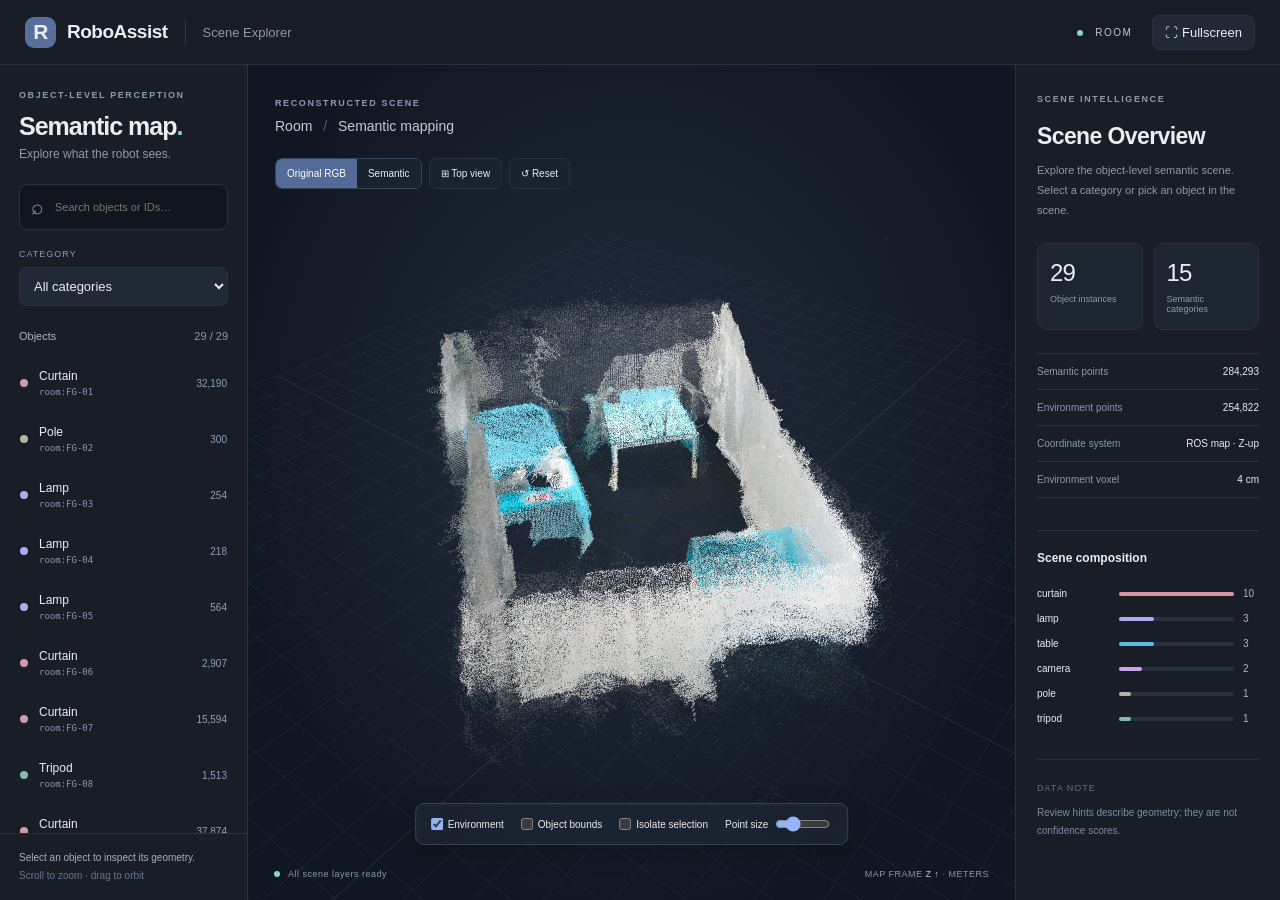
<file: static/maps/room03/index.html>
<!doctype html>
<html lang="en">
<head>
  <meta charset="utf-8"><meta name="viewport" content="width=device-width,initial-scale=1">
  <title>RoboAssist · Semantic Scene Explorer</title>
  <link rel="stylesheet" href="explorer.css">
  <script type="importmap">{"imports":{"three":"./vendor/three.module.js","three/addons/controls/OrbitControls.js":"./vendor/OrbitControls.js","three/addons/loaders/PLYLoader.js":"./vendor/PLYLoader.js"}}</script>
</head>
<body>
  <header class="header"><a class="brand" href="../../../.." target="_top"><span class="brand-icon">R</span>RoboAssist <span class="divider"></span><span class="subbrand">Scene Explorer</span></a><div class="header-actions"><span class="scene-badge"><i></i> ROOM</span><button id="inspector-toggle" aria-expanded="false" aria-controls="scene-inspector">Details</button><button id="fullscreen" title="Toggle fullscreen">⛶ <span>Fullscreen</span></button></div></header>
  <main class="workspace">
    <aside class="catalog"><div class="catalog-head"><div class="eyebrow">OBJECT-LEVEL PERCEPTION</div><h1>Semantic map<span class="accent">.</span></h1><p>Explore what the robot sees.</p><label class="search"><span>⌕</span><input id="search" placeholder="Search objects or IDs…" aria-label="Search objects"></label><label class="filter-label" for="category">CATEGORY</label><select id="category"><option value="">All categories</option></select><div class="list-heading"><span>Objects</span><span id="result-count">—</span></div></div><div id="object-list" class="object-list" aria-label="Scene objects"></div><div class="catalog-footer">Select an object to inspect its geometry.<br><span>Scroll to zoom · drag to orbit</span></div></aside>
    <section class="viewport" aria-label="Three dimensional point cloud">
      <div id="canvas-host"></div>
      <div class="view-heading"><span class="eyebrow">RECONSTRUCTED SCENE</span><h2>Room <span>/</span> Semantic mapping</h2></div>
      <div class="toolbar" role="group" aria-label="Map controls"><div class="segmented"><button id="rgb" class="active" aria-pressed="true">Original RGB</button><button id="semantic" aria-pressed="false">Semantic</button></div><button id="top" aria-pressed="false">⊞ Top view</button><button id="reset">↺ Reset</button></div>
      <div id="loading" class="loading" role="status"><div class="spinner"></div><strong id="loading-title">Loading semantic geometry</strong><span id="loading-note">Preparing room objects…</span></div>
      <div id="tooltip" class="tooltip" hidden></div>
      <div class="viewport-footer"><span><i class="live-dot"></i><span id="render-status">Preparing scene</span></span><span>MAP FRAME <b>Z ↑</b> · METERS</span></div>
      <div class="view-options"><label><input id="environment" type="checkbox" checked>Environment</label><label><input id="boxes" type="checkbox">Object bounds</label><label><input id="isolate" type="checkbox">Isolate selection</label><label>Point size <input id="point-size" type="range" min="10" max="45" value="19" aria-label="Point size"></label></div>
    </section>
    <aside class="inspector" id="scene-inspector"><button id="inspector-close" aria-label="Close object details">×</button><div class="eyebrow">SCENE INTELLIGENCE</div><div id="details"></div><section class="layer-section"><h3>Scene composition</h3><div id="composition"></div></section><div class="inspector-note"><span>DATA NOTE</span><p>Review hints describe geometry; they are not confidence scores.</p></div></aside>
  </main>
  <div id="toast" role="status" hidden></div>
  <script type="module" src="explorer.js"></script>
</body>
</html>
</file>
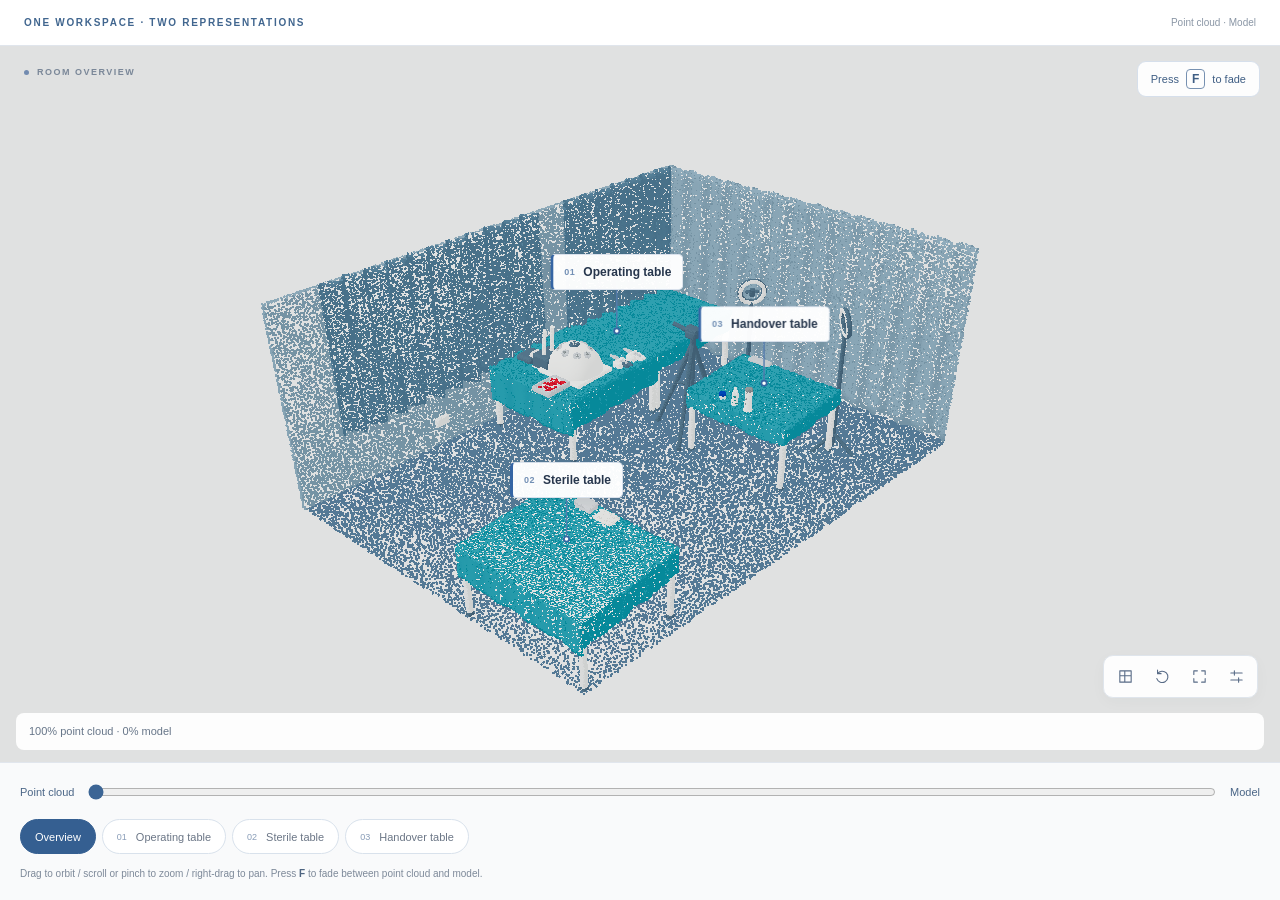
<file: static/models/clean-room/index.html>
<!doctype html>
<html lang="en">
<head>
  <meta charset="utf-8"><meta name="viewport" content="width=device-width,initial-scale=1">
  <title>RoboAssist · Surgical workspace</title>
  <link rel="icon" href="data:image/svg+xml,%3Csvg xmlns='http://www.w3.org/2000/svg' viewBox='0 0 32 32'%3E%3Crect width='32' height='32' rx='6' fill='%23526c97'/%3E%3Ctext x='7' y='24' fill='white' font-family='Arial' font-weight='bold' font-size='24'%3ER%3C/text%3E%3C/svg%3E">
  <link rel="stylesheet" href="viewer.css">
  <link rel="stylesheet" href="fade-view.css">
  <script type="importmap">{"imports":{"three":"../../maps/room03/vendor/three.module.js","three/addons/controls/OrbitControls.js":"../../maps/room03/vendor/OrbitControls.js"}}</script>
</head>
<body>
  <header class="comparison-heading"><strong>ONE WORKSPACE · TWO REPRESENTATIONS</strong><span>Point cloud · Model</span></header>
  <main id="viewport" aria-label="Interactive three-dimensional room">
    <div id="canvas-host"></div>
    <div class="scene-title"><span class="status-dot"></span><span id="view-name">ROOM OVERVIEW</span></div>
    <button id="fade-toggle" title="Fade between point cloud and model" disabled>Press <kbd>F</kbd> to fade</button>
    <div class="toolbar" role="group" aria-label="View controls">
      <button id="top" aria-label="Top view" title="Top view" aria-pressed="false"><svg viewBox="0 0 24 24"><path d="M4 4h16v16H4zM4 11h16M11 4v16"/></svg></button>
      <button id="reset" aria-label="Reset view" title="Reset view"><svg viewBox="0 0 24 24"><path d="M5 8a8 8 0 1 1-1 7M5 3v5h5"/></svg></button>
      <button id="fullscreen" aria-label="Fullscreen" title="Fullscreen"><svg viewBox="0 0 24 24"><path d="M9 4H4v5m11-5h5v5M4 15v5h5m11-5v5h-5"/></svg></button>
      <button id="settings-toggle" aria-label="View settings" title="View settings" aria-expanded="false" aria-controls="view-settings"><svg viewBox="0 0 24 24"><path d="M4 7h16M4 17h16M9 4v6m6 4v6"/></svg></button>
    </div>
    <div id="view-settings" hidden>
      <strong>View settings</strong>
      <label>Walls <select id="walls" aria-label="Wall visibility"><option value="auto">Auto cutaway</option><option value="all">All walls</option><option value="none">No walls</option></select></label>
      <label>Point colors <select id="cloud-color" aria-label="Point cloud coloring"><option value="rgb">Surface colors</option><option value="height">Height gradient</option></select></label>
      <button id="labels" aria-pressed="true"><span>Region labels</span><span class="toggle-mark" aria-hidden="true"></span></button>
      <p>Adjust wall visibility, point colors and region labels.</p>
    </div>
    <svg id="leaders" aria-hidden="true"></svg><div id="region-labels"></div>
    <div id="loading" role="status"><span class="spinner"></span><strong>Loading the workspace</strong><span id="load-progress">Preparing 3D geometry…</span></div>
    <p id="label-status" role="status" aria-live="polite"></p>
    <p id="compare-status" role="status">Loading the point cloud…</p><button id="scan-retry" hidden>Retry point cloud</button>
    <div class="gesture-hint"><span>Drag to explore</span><span class="hint-extra">Scroll to zoom · right-drag to pan</span></div>
  </main>
  <footer>
    <div id="compare-row"><label for="compare-range">Point cloud</label><input id="compare-range" type="range" min="0" max="100" value="0" aria-label="Blend between point cloud and model" disabled><span>Model</span></div>
    <nav class="regions" aria-label="Focus a region">
      <button id="overview" aria-pressed="true"><span>Overview</span></button>
      <button data-region="operating" aria-pressed="false"><b>01</b><span>Operating table</span></button>
      <button data-region="sterile" aria-pressed="false"><b>02</b><span>Sterile table</span></button>
      <button data-region="handover" aria-pressed="false"><b>03</b><span>Handover table</span></button>
    </nav>
    <div class="region-context"><span id="region-description">One room, three functional regions. Select a table to take a closer look.</span></div>
    <p class="fade-hint">Drag to orbit / scroll or pinch to zoom / right-drag to pan. Press <kbd>F</kbd> to fade between point cloud and model.</p>
  </footer>
  <script type="module" src="viewer.js?v=copy-v7"></script>
</body>
</html>
</file>
<file: static/css/index.css>
:root {
  --ink: #202431;
  --muted: #626a7b;
  --line: #dfe4ef;
  --paper: #ffffff;
  --wash: #f5f7fb;
  --blue: #586f9c;
  --blue-deep: #40577f;
  --blue-soft: #e9eef8;
  --purple: #756b9b;
  --purple-soft: #eeebf7;
  --shadow: 0 16px 44px rgba(56, 68, 96, 0.10);
}

html {
  scroll-behavior: smooth;
}

body {
  background: var(--paper);
  color: var(--ink);
  font-family: "Noto Sans", sans-serif;
  font-size: 16px;
  line-height: 1.72;
}

a {
  color: var(--blue-deep);
}

#video,
#project-video,
#abstract,
#framework,
#runtime-safety {
  scroll-margin-top: 5.5rem;
}

.chapter-nav {
  backdrop-filter: blur(14px);
  background: rgba(255, 255, 255, 0.92);
  border-bottom: 1px solid var(--line);
  position: sticky;
  top: 0;
  z-index: 20;
}

.chapter-nav__inner {
  display: grid;
  grid-template-columns: repeat(3, minmax(0, 1fr));
  margin: 0 auto;
  max-width: 1120px;
}

.chapter-nav__link {
  align-items: center;
  color: var(--muted);
  display: flex;
  font-size: 0.9rem;
  font-weight: 500;
  gap: 0.55rem;
  justify-content: center;
  padding: 0.9rem 1rem 0.82rem;
  position: relative;
  text-decoration: none;
  transition: color 180ms ease, background-color 180ms ease;
}

.chapter-nav__link::after {
  background: linear-gradient(90deg, var(--blue), var(--purple));
  bottom: -1px;
  content: "";
  height: 2px;
  left: 22%;
  opacity: 0;
  position: absolute;
  right: 22%;
  transform: scaleX(0.7);
  transition: opacity 180ms ease, transform 180ms ease;
}

.chapter-nav__link:hover,
.chapter-nav__link:focus-visible,
.chapter-nav__link.is-active {
  background: linear-gradient(180deg, rgba(233, 238, 248, 0.55), rgba(238, 235, 247, 0.2));
  color: var(--blue-deep);
  text-decoration: none;
}

.chapter-nav__link.is-active::after {
  opacity: 1;
  transform: scaleX(1);
}

.chapter-nav__link:focus-visible {
  outline: 2px solid var(--blue);
  outline-offset: -3px;
}

.chapter-nav__number {
  color: var(--purple);
  font-size: 0.72rem;
  font-weight: 700;
  letter-spacing: 0.08em;
}

.project-hero {
  background:
    radial-gradient(circle at 12% 8%, rgba(88, 111, 156, 0.13), transparent 34%),
    radial-gradient(circle at 88% 28%, rgba(117, 107, 155, 0.13), transparent 31%),
    var(--paper);
  border-bottom: 1px solid var(--line);
  isolation: isolate;
  overflow: hidden;
  position: relative;
}

.hero-background-video,
.hero-video-overlay {
  height: 100%;
  inset: 0;
  pointer-events: none;
  position: absolute;
  width: 100%;
}

.hero-background-video {
  object-fit: cover;
  opacity: 0;
  transition: opacity 400ms ease;
  z-index: -2;
}

.project-hero.has-video .hero-background-video {
  opacity: 1;
}

.hero-video-overlay {
  background: linear-gradient(180deg, rgba(10, 18, 32, 0.48), rgba(10, 18, 32, 0.65));
  opacity: 0;
  transition: opacity 400ms ease;
  z-index: -1;
}

.project-hero.has-video .hero-video-overlay {
  opacity: 1;
}

.project-hero.has-video .publication-title {
  color: #ffffff;
  text-shadow: 0 2px 16px rgba(0, 0, 0, 0.45);
}

.hero-video-toggle {
  background: rgba(10, 18, 32, 0.75);
  border: 1px solid rgba(255, 255, 255, 0.65);
  border-radius: 999px;
  bottom: 1rem;
  color: #ffffff;
  cursor: pointer;
  font: inherit;
  font-size: 0.75rem;
  padding: 0.4rem 0.8rem;
  position: absolute;
  right: 1rem;
  z-index: 2;
}

.hero-video-toggle:focus-visible {
  outline: 2px solid #ffffff;
  outline-offset: 3px;
}

.project-hero .hero-body {
  padding: 5rem 1.5rem 4.5rem;
  text-align: center;
}

.project-hero *,
.project-hero *::before,
.project-hero *::after {
  box-sizing: border-box;
}

.project-hero .container {
  max-width: 1280px !important;
  min-width: 0 !important;
  width: 100% !important;
}

.project-mark {
  align-items: center;
  display: inline-flex;
  gap: 0.35rem;
  justify-content: center;
  margin-bottom: 2.35rem;
  min-height: 9.5rem;
}

.project-mark__logo {
  filter: drop-shadow(0 9px 12px rgba(45, 57, 79, 0.18));
  height: 9.5rem;
  object-fit: contain;
  width: 9.5rem;
}

.project-mark__word {
  color: #ffffff;
  font-family: "Google Sans", "Noto Sans", sans-serif;
  font-size: clamp(3rem, 7vw, 5rem);
  font-weight: 700;
  letter-spacing: -0.045em;
  line-height: 1;
  -webkit-text-stroke: 0.4px rgba(62, 69, 82, 0.15);
  text-shadow:
    0 1px 0 rgba(109, 117, 132, 0.28),
    0 4px 4px rgba(75, 83, 99, 0.28),
    0 11px 20px rgba(56, 68, 96, 0.26);
}

.publication-title {
  color: #363636;
  font-family: "Google Sans", "Noto Sans", sans-serif;
  font-size: clamp(2.75rem, 4.1vw, 3.7rem) !important;
  font-weight: 400 !important;
  letter-spacing: -0.03em;
  line-height: 1.06;
  margin: 0 auto 2.3rem !important;
  max-width: 1180px;
}

.publication-authors {
  color: var(--muted);
  margin: 0 auto 1.7rem;
}

.author-line,
.affiliation-line {
  margin: 0.22rem 0;
}

.todo-inline {
  background: var(--wash);
  border: 1px solid var(--line);
  border-radius: 999px;
  display: inline-block;
  font-size: 0.95rem;
  padding: 0.27rem 0.75rem;
}

.publication-links {
  display: flex;
  flex-wrap: wrap;
  gap: 0.75rem;
  justify-content: center;
  margin-top: 1.4rem;
}

.resource-button.button {
  background: #363636;
  border: 1px solid #363636;
  border-radius: 999px;
  box-shadow: none;
  color: #ffffff;
  font-family: "Google Sans", "Noto Sans", sans-serif;
  font-size: 1.05rem;
  font-weight: 500;
  height: auto;
  min-width: auto;
  padding: 0.7rem 1.25rem;
  transition: border-color 160ms ease, box-shadow 160ms ease, transform 160ms ease;
}

.resource-button.button:hover,
.resource-button.button:focus-visible {
  background: #242424;
  border-color: #242424;
  box-shadow: 0 8px 20px rgba(32, 36, 49, 0.18);
  color: #ffffff;
  transform: translateY(-1px);
}

.resource-icon {
  color: #ffffff;
  fill: currentColor;
  flex: 0 0 auto;
  height: 1rem;
  margin-right: 0.35rem;
  width: 1rem;
}

.section {
  padding: 5.5rem 1.5rem;
}

.section--first {
  padding-top: 4.5rem;
}

.section--tinted {
  background: var(--wash);
  border-bottom: 1px solid var(--line);
  border-top: 1px solid var(--line);
}

.section-heading {
  margin: 0 auto 2.5rem;
  max-width: 760px;
}

.section-heading .title,
.bibtex-title {
  color: var(--ink);
  font-family: "Source Serif 4", Georgia, serif;
  letter-spacing: -0.025em;
  margin-top: 0.2rem;
}

.eyebrow {
  color: var(--blue);
  font-size: 0.75rem;
  font-weight: 700;
  letter-spacing: 0.15em;
  margin-bottom: 0.55rem;
  text-transform: uppercase;
}

.section-lead {
  color: var(--muted);
  font-size: 1.05rem;
  line-height: 1.65;
}

.demo-grid {
  display: grid;
  grid-template-columns: repeat(2, minmax(0, 1fr));
  gap: 1.75rem;
}

.demo-card {
  background: var(--paper);
  border: 1px solid var(--line);
  border-radius: 1rem;
  box-shadow: var(--shadow);
  min-width: 0;
  overflow: hidden;
}

.demo-media {
  aspect-ratio: 16 / 9;
  background: var(--blue-soft);
  position: relative;
}

.demo-media video,
.demo-cover {
  box-sizing: border-box;
  height: 100%;
  inset: 0;
  position: absolute;
  width: 100%;
}

.demo-media video {
  background: #11151d;
  object-fit: contain;
}

.demo-cover {
  align-items: center;
  background: linear-gradient(135deg, var(--blue-soft), var(--purple-soft));
  border: 0;
  color: var(--blue-deep);
  display: flex;
  font: inherit;
  justify-content: center;
  padding: 1rem;
}

.demo-cover:not(:disabled) {
  cursor: pointer;
}

.demo-cover:focus-visible {
  outline: 3px solid var(--blue);
  outline-offset: -5px;
}

.demo-cover img {
  height: 100%;
  inset: 0;
  object-fit: cover;
  position: absolute;
  width: 100%;
}

.demo-cover__content {
  align-items: center;
  background: rgba(255, 255, 255, 0.92);
  border: 1px solid var(--line);
  border-radius: 1rem;
  display: flex;
  flex-direction: column;
  font-size: 0.9rem;
  gap: 0.5rem;
  padding: 1rem 1.3rem;
  position: relative;
}

.demo-cover__icon {
  font-size: 1.5rem;
}

.demo-card__copy {
  padding: 1.35rem;
  overflow-wrap: anywhere;
}

.demo-card__copy h3 {
  color: var(--ink);
  font-size: 1.05rem;
  font-weight: 600;
  line-height: 1.4;
  margin: 0 0 0.5rem;
}

.demo-card__copy p {
  color: var(--muted);
  font-size: 0.9rem;
  margin: 0;
}

.demo-card__copy .demo-status {
  color: var(--blue-deep);
  font-size: 0.78rem;
  margin-top: 0.75rem;
  min-height: 3.5em;
}

.demo-supplementary {
  border-top: 1px solid var(--line);
  margin-top: 2rem;
  padding-top: 1.5rem;
  text-align: center;
}

.demo-supplementary p {
  color: var(--ink);
  font-weight: 600;
  margin: 0 0 0.25rem;
}

.demo-supplementary span {
  color: var(--muted);
  font-size: 0.85rem;
}

.demo-supplementary__link {
  color: var(--blue-deep);
  font-weight: 600;
}

.demo-media [hidden],
.demo-supplementary [hidden] {
  display: none !important;
}

@media (max-width: 768px) {
  .demo-grid {
    grid-template-columns: minmax(0, 1fr);
    gap: 1.25rem;
  }

  #video,
  #project-video {
    scroll-margin-top: 1rem;
  }
}

.publication-video {
  border-radius: 1.1rem;
  overflow: hidden;
  position: relative;
  width: 100%;
}

.project-video-player {
  background: #111722;
  border: 1px solid var(--line);
  box-shadow: var(--shadow);
}

.project-video-player video {
  aspect-ratio: 16 / 9;
  display: block;
  height: auto;
  width: 100%;
}

.demo-frame {
  aspect-ratio: 16 / 9;
  background: #eef1f7;
  border: 1px solid #d7ddea;
  box-shadow: var(--shadow);
}

.demo-frame video {
  background: #11151d;
  height: 100%;
  object-fit: contain;
  width: 100%;
}

.media-placeholder {
  align-items: center;
  background:
    linear-gradient(135deg, rgba(88, 111, 156, 0.07), rgba(117, 107, 155, 0.08)),
    repeating-linear-gradient(135deg, rgba(255,255,255,0.55) 0 1px, transparent 1px 16px);
  color: var(--ink);
  display: flex;
  gap: 1.1rem;
  height: 100%;
  justify-content: center;
  padding: 2rem;
}

.media-placeholder__icon {
  align-items: center;
  background: var(--paper);
  border: 1px solid #ccd4e3;
  border-radius: 50%;
  box-shadow: 0 10px 28px rgba(56, 68, 96, 0.13);
  color: var(--blue);
  display: inline-flex;
  height: 4.2rem;
  justify-content: center;
  padding-left: 0.25rem;
  width: 4.2rem;
}

.media-placeholder strong,
.media-placeholder span {
  display: block;
}

.media-placeholder strong {
  font-family: "Source Serif 4", Georgia, serif;
  font-size: 1.35rem;
}

.media-placeholder div > span {
  color: var(--muted);
  font-size: 0.9rem;
  margin-top: 0.25rem;
}

.abstract-copy {
  color: #343947;
  font-size: 1.03rem;
  text-align: justify;
}

.abstract-copy p:not(:last-child) {
  margin-bottom: 1.15rem;
}

.framework-figure {
  margin: 0 auto;
}

.framework-figure img {
  display: block;
  height: auto;
  width: 100%;
}

.framework-description {
  color: #343947;
  font-size: 1rem;
  line-height: 1.75;
  margin: 1.75rem auto 0;
  text-align: justify;
}

.task-demo__lead {
  margin: 0 auto;
  max-width: 720px;
}

.task-demo {
  background: rgba(255, 255, 255, 0.82);
  border: 1px solid var(--line);
  border-radius: 1.25rem;
  box-shadow: 0 18px 54px rgba(56, 68, 96, 0.08);
  display: grid;
  gap: 1.25rem;
  grid-template-columns: minmax(0, 1.35fr) minmax(310px, 0.8fr);
  margin-top: 2.25rem;
  padding: 1rem;
}

.task-demo__scene-column {
  min-width: 0;
}

.task-demo__meta {
  color: var(--muted);
  display: flex;
  font-size: 0.76rem;
  font-weight: 600;
  justify-content: space-between;
  letter-spacing: 0.02em;
  padding: 0.15rem 0.25rem 0.65rem;
}


.task-console {
  align-self: stretch;
  background: #ffffff;
  border: 1px solid #d8dfeb;
  border-radius: 1rem;
  box-shadow: 0 12px 30px rgba(56, 68, 96, 0.08);
  overflow: hidden;
}

.task-console__header {
  align-items: center;
  border-bottom: 1px solid var(--line);
  display: grid;
  gap: 0.55rem;
  grid-template-columns: auto 1fr auto;
  padding: 1rem 1.1rem;
}

.task-console__header > span:last-child {
  color: var(--muted);
  font-size: 0.72rem;
}

.task-console__mark {
  align-items: center;
  background: linear-gradient(135deg, var(--blue), var(--purple));
  border-radius: 0.45rem;
  color: #ffffff;
  display: inline-flex;
  font-size: 0.72rem;
  font-weight: 700;
  height: 1.75rem;
  justify-content: center;
  width: 1.75rem;
}

.task-console__body {
  padding: 1.2rem;
}

.task-console__body > label {
  color: var(--blue-deep);
  display: block;
  font-size: 0.7rem;
  font-weight: 700;
  letter-spacing: 0.14em;
  margin-bottom: 0.55rem;
  text-transform: uppercase;
}

.task-console textarea {
  background: #f8f9fc;
  border: 1px solid #d9dfeb;
  border-radius: 0.7rem;
  color: var(--ink);
  font: inherit;
  font-size: 0.95rem;
  line-height: 1.55;
  padding: 0.8rem;
  cursor: default;
  resize: none;
  width: 100%;
}

.task-console textarea[readonly] {
  background: #f4f6fb;
  border-color: #cfd7e6;
}

.task-console textarea:focus-visible {
  border-color: var(--blue);
  outline: 3px solid rgba(88, 111, 156, 0.18);
}

.task-rollout {
  list-style: none;
  margin: 1.1rem 0;
  padding: 0;
}

.task-rollout li {
  align-items: center;
  color: #7b8291;
  display: grid;
  font-size: 0.76rem;
  gap: 0.6rem;
  grid-template-columns: 1.6rem 1fr;
  line-height: 1.35;
  padding: 0.33rem 0;
  transition: color 220ms ease;
}

.task-rollout li > span {
  align-items: center;
  border: 1px solid #d5dce8;
  border-radius: 50%;
  display: inline-flex;
  font-size: 0.65rem;
  height: 1.5rem;
  justify-content: center;
  transition: background-color 220ms ease, border-color 220ms ease, color 220ms ease;
  width: 1.5rem;
}

.task-rollout li.is-active {
  color: var(--blue-deep);
  font-weight: 700;
}

.task-rollout li.is-active > span {
  background: var(--blue);
  border-color: var(--blue);
  color: #ffffff;
}

.task-rollout li.is-complete {
  color: #53627b;
}

.task-rollout li.is-complete > span {
  background: var(--purple-soft);
  border-color: #bcb4d6;
  color: var(--purple);
}

.task-console__footer {
  align-items: center;
  border-top: 1px solid var(--line);
  display: flex;
  gap: 0.8rem;
  justify-content: space-between;
  padding-top: 1rem;
}

.task-console__status {
  color: var(--muted);
  font-size: 0.72rem;
  line-height: 1.35;
  margin: 0;
}

.task-send {
  align-items: center;
  background: linear-gradient(135deg, var(--blue), var(--purple));
  border: 0;
  border-radius: 0.7rem;
  color: #ffffff;
  cursor: pointer;
  display: inline-flex;
  font: inherit;
  font-size: 0.86rem;
  font-weight: 700;
  gap: 0.6rem;
  min-height: 2.7rem;
  padding: 0.65rem 0.9rem;
}

.task-send svg {
  fill: none;
  height: 1.15rem;
  stroke: currentColor;
  stroke-linecap: round;
  stroke-linejoin: round;
  stroke-width: 1.8;
  width: 1.15rem;
}

.task-send:hover:not(:disabled) {
  filter: brightness(1.06);
}

.task-send:focus-visible {
  outline: 3px solid rgba(88, 111, 156, 0.28);
  outline-offset: 3px;
}

.task-send:disabled {
  cursor: progress;
  opacity: 0.7;
}

.experiment-grid {
  align-items: start;
  display: grid;
  gap: 2.5rem 2rem;
  grid-template-columns: repeat(2, minmax(0, 1fr));
}

.result-figure {
  margin: 0;
}

.result-figure--centered {
  grid-column: 1 / -1;
  justify-self: center;
  max-width: 620px;
  width: 100%;
}

.result-figure__media {
  align-items: center;
  background: var(--paper);
  display: flex;
  justify-content: center;
  min-height: 360px;
}

.result-figure__media img {
  display: block;
  height: auto;
  max-height: 500px;
  max-width: 100%;
  object-fit: contain;
  width: 100%;
}

.result-figure__media--wide img {
  max-height: 360px;
}

.result-figure figcaption {
  color: var(--muted);
  font-size: 0.92rem;
  line-height: 1.6;
  margin-top: 1rem;
  text-align: center;
}

.result-figure figcaption strong {
  color: var(--ink);
}

.adaptation-summary {
  border-bottom: 1px solid var(--line);
  border-top: 1px solid var(--line);
  margin-top: 3rem;
  padding: 1.5rem 0;
}

.adaptation-summary h3 {
  color: var(--ink);
  font-size: 1rem;
  font-weight: 600;
  margin: 0 0 1.15rem;
  text-align: center;
}

.adaptation-summary h3 span {
  color: var(--muted);
  font-weight: 400;
}

.adaptation-metrics {
  display: grid;
  grid-template-columns: repeat(3, minmax(0, 1fr));
}

.adaptation-metrics > div {
  padding: 0.15rem 1rem;
  text-align: center;
}

.adaptation-metrics > div + div {
  border-left: 1px solid var(--line);
}

.adaptation-metrics strong,
.adaptation-metrics span {
  display: block;
}

.adaptation-metrics strong {
  color: var(--blue-deep);
  font-family: "Google Sans", "Noto Sans", sans-serif;
  font-size: 1.55rem;
  font-weight: 500;
  line-height: 1.2;
}

.adaptation-metrics span {
  color: var(--muted);
  font-size: 0.85rem;
  margin-top: 0.28rem;
}

.system-flow {
  align-items: stretch;
  display: grid;
  gap: 0.9rem;
  grid-template-columns: 1fr auto 1fr auto 1fr auto 1fr;
}

.flow-card {
  background: var(--paper);
  border: 1px solid var(--line);
  border-radius: 0.9rem;
  box-shadow: 0 7px 24px rgba(56, 68, 96, 0.06);
  padding: 1.35rem;
}

.flow-card--accent {
  background: linear-gradient(145deg, var(--blue-soft), #f7f8fc);
  border-color: #cfd8e9;
}

.flow-index {
  color: var(--purple);
  font-size: 0.72rem;
  font-weight: 700;
  letter-spacing: 0.08em;
}

.flow-card h3 {
  color: var(--ink);
  font-size: 1rem;
  font-weight: 700;
  line-height: 1.35;
  margin: 0.35rem 0 0.65rem;
}

.flow-card p {
  color: var(--muted);
  font-size: 0.88rem;
  line-height: 1.6;
}

.flow-arrow {
  align-self: center;
  color: #9ca7bd;
  font-size: 1.35rem;
}

.overview-note {
  align-items: center;
  background: #253047;
  border-radius: 0.9rem;
  color: #f8f9fc;
  display: grid;
  gap: 2rem;
  grid-template-columns: minmax(220px, 0.7fr) 1.3fr;
  margin-top: 1.2rem;
  padding: 1.45rem 1.6rem;
}

.overview-note strong,
.overview-note span {
  display: block;
}

.note-label {
  color: #b8c2d7;
  font-size: 0.69rem;
  font-weight: 700;
  letter-spacing: 0.1em;
  margin-bottom: 0.24rem;
  text-transform: uppercase;
}

.overview-note p {
  color: #d8deea;
  font-size: 0.9rem;
  line-height: 1.6;
}

.asset-slot {
  align-items: center;
  background: var(--wash);
  border: 1px dashed #b8c2d4;
  border-radius: 0.75rem;
  color: var(--muted);
  display: flex;
  flex-direction: column;
  justify-content: center;
  margin-top: 1.25rem;
  min-height: 7.5rem;
  padding: 1.25rem;
  text-align: center;
}

.section--tinted .asset-slot {
  background: var(--paper);
}

.asset-slot strong {
  color: var(--ink);
  margin-bottom: 0.15rem;
}

.asset-slot span {
  font-size: 0.87rem;
}

.metrics-grid {
  display: grid;
  gap: 1rem;
  grid-template-columns: repeat(3, 1fr);
}

.metric-card {
  background: var(--paper);
  border: 1px solid var(--line);
  border-radius: 0.9rem;
  box-shadow: 0 8px 24px rgba(56, 68, 96, 0.06);
  padding: 1.5rem;
}

.metric-label {
  color: var(--blue);
  font-size: 0.73rem;
  font-weight: 700;
  letter-spacing: 0.08em;
  text-transform: uppercase;
}

.metric-value {
  color: var(--ink);
  font-family: "Source Serif 4", Georgia, serif;
  font-size: 2.7rem;
  font-weight: 600;
  letter-spacing: -0.04em;
  line-height: 1.1;
  margin: 0.55rem 0 0.65rem;
}

.metric-card > p:last-child {
  color: var(--muted);
  font-size: 0.9rem;
}

.results-panel {
  align-items: center;
  background: var(--paper);
  border: 1px solid var(--line);
  border-radius: 0.9rem;
  display: grid;
  gap: 2rem;
  grid-template-columns: 1.15fr 0.85fr;
  margin-top: 1rem;
  padding: 2rem;
}

.results-copy p {
  color: var(--muted);
}

.result-note {
  border-left: 3px solid var(--purple);
  font-size: 0.86rem;
  margin-top: 1.1rem;
  padding-left: 0.9rem;
}

.bar-chart {
  background: var(--wash);
  border-radius: 0.75rem;
  padding: 1.35rem;
}

.chart-title {
  color: var(--ink);
  font-size: 0.9rem;
  font-weight: 700;
  margin-bottom: 1.1rem;
}

.bar-row {
  align-items: center;
  display: grid;
  font-size: 0.77rem;
  gap: 0.6rem;
  grid-template-columns: 7.1rem 1fr 2.5rem;
  margin: 0.7rem 0;
}

.bar-track {
  background: #dfe4ee;
  border-radius: 999px;
  height: 0.62rem;
  overflow: hidden;
}

.bar-fill {
  background: #9aa7bd;
  border-radius: inherit;
  display: block;
  height: 100%;
}

.bar-fill--ours {
  background: linear-gradient(90deg, var(--blue), var(--purple));
}

.chart-caption {
  color: var(--muted);
  font-size: 0.72rem;
  margin-top: 1rem;
}

.safety-stepper {
  background: var(--paper);
  border: 1px solid var(--line);
  border-radius: 1rem;
  box-shadow: 0 12px 34px rgba(56, 68, 96, 0.08);
  overflow: hidden;
}

.safety-tabs {
  background: var(--wash);
  border-bottom: 1px solid var(--line);
  display: grid;
  grid-template-columns: repeat(3, minmax(0, 1fr));
  padding: 0.45rem;
}

.safety-tab {
  align-items: center;
  background: transparent;
  border: 0;
  border-radius: 0.7rem;
  color: var(--muted);
  cursor: pointer;
  display: inline-flex;
  font: inherit;
  font-weight: 600;
  gap: 0.6rem;
  justify-content: center;
  min-height: 3.15rem;
  padding: 0.65rem 0.85rem;
  transition: background-color 180ms ease, color 180ms ease;
}

.safety-tab > span {
  align-items: center;
  background: #dde4f1;
  border-radius: 999px;
  color: var(--blue-deep);
  display: inline-flex;
  font-size: 0.78rem;
  height: 1.7rem;
  justify-content: center;
  width: 1.7rem;
}

.safety-tab:hover {
  background: rgba(255, 255, 255, 0.72);
  color: var(--ink);
}

.safety-tab.is-active {
  background: var(--paper);
  box-shadow: 0 4px 14px rgba(56, 68, 96, 0.08);
  color: var(--blue-deep);
}

.safety-tab.is-active > span {
  background: linear-gradient(145deg, var(--blue), var(--purple));
  color: #ffffff;
}

.safety-tab:focus-visible {
  outline: 2px solid var(--blue);
  outline-offset: -2px;
}

.safety-stepper__body {
  display: grid;
  gap: 1.5rem;
  grid-template-columns: minmax(0, 1fr) 12rem;
  padding: 2rem;
}

.safety-panel {
  opacity: 0;
  transform: translateY(8px);
  transition: opacity 240ms ease, transform 240ms ease;
}

.safety-panel.is-active {
  opacity: 1;
  transform: translateY(0);
}

.safety-panel[hidden] {
  display: none;
}

.safety-panel__level {
  color: var(--blue);
  font-size: 0.75rem;
  font-weight: 700;
  letter-spacing: 0.09em;
  margin: 0 0 0.3rem;
  text-transform: uppercase;
}

.safety-panel h3 {
  color: var(--ink);
  font-size: 1.1rem;
  font-weight: 600;
  margin: 0 0 1.4rem;
}

.safety-flow {
  display: grid;
  gap: 1.75rem;
  list-style: none;
  margin: 0;
  padding: 0;
}

.safety-flow--three {
  grid-template-columns: repeat(3, minmax(0, 1fr));
}

.safety-flow--four {
  grid-template-columns: repeat(4, minmax(0, 1fr));
}

.safety-step {
  align-content: center;
  background: #f8faff;
  border: 1px solid #d8dfeb;
  border-radius: 0.8rem;
  display: grid;
  min-height: 7.2rem;
  padding: 1rem 0.85rem;
  position: relative;
  text-align: center;
}

.safety-step:not(:last-child)::after {
  color: #8c96aa;
  content: "→";
  font-size: 1.2rem;
  font-weight: 600;
  position: absolute;
  right: -1.38rem;
  top: calc(50% - 0.8rem);
}

.safety-step strong {
  color: var(--ink);
  font-size: 0.92rem;
  font-weight: 600;
}

.safety-step > span {
  color: var(--muted);
  font-size: 0.8rem;
  line-height: 1.45;
  margin-top: 0.28rem;
}

.safety-step--stop {
  background: var(--blue-soft);
  border-color: #b8c5db;
}

.safety-step--risk {
  background: #fff6f7;
  border-color: #d9878f;
}

.safety-step--risk strong {
  color: #a53642;
}

.safety-step--anomaly,
.safety-step--latched {
  background: var(--purple-soft);
  border-color: #c8c0df;
}

.safety-step--monitors {
  align-content: start;
  padding-top: 0.8rem;
}

.safety-step--monitors > span {
  background: var(--paper);
  border: 1px solid var(--line);
  border-radius: 999px;
  padding: 0.12rem 0.35rem;
}

.safety-region {
  border-top: 1px solid var(--line);
  color: var(--muted);
  font-size: 0.88rem;
  margin: 1.3rem 0 0;
  padding-top: 0.9rem;
  text-align: center;
}

.safety-region strong {
  color: var(--blue-deep);
  font-family: "Source Serif 4", Georgia, serif;
  font-size: 1rem;
}

.safety-authority {
  background: linear-gradient(180deg, var(--blue-soft), var(--purple-soft));
  border: 1px solid #d4d8e5;
  border-radius: 0.85rem;
  padding: 1rem;
}

.safety-authority > p {
  color: var(--ink);
  font-size: 0.74rem;
  font-weight: 700;
  letter-spacing: 0.06em;
  line-height: 1.45;
  margin: 0 0 0.8rem;
  text-align: center;
  text-transform: uppercase;
}

.safety-authority ol {
  display: grid;
  gap: 0.55rem;
  list-style: none;
  margin: 0;
  padding: 0;
}

.safety-authority li {
  align-items: center;
  background: rgba(255, 255, 255, 0.58);
  border: 1px solid transparent;
  border-radius: 0.65rem;
  color: var(--muted);
  display: grid;
  font-size: 0.84rem;
  font-weight: 600;
  gap: 0.08rem 0.5rem;
  grid-template-columns: auto 1fr;
  padding: 0.55rem 0.65rem;
  transition: background-color 180ms ease, border-color 180ms ease, color 180ms ease;
}

.safety-authority li > span {
  align-items: center;
  background: #dbe2ee;
  border-radius: 999px;
  display: inline-flex;
  font-size: 0.7rem;
  grid-row: 1 / span 2;
  height: 1.5rem;
  justify-content: center;
  width: 1.5rem;
}

.safety-authority li.is-current {
  background: var(--paper);
  border-color: #aebbd1;
  color: var(--blue-deep);
}

.safety-authority li.is-current > span {
  background: var(--blue);
  color: #ffffff;
}

.safety-authority__highest {
  border-color: #bdb4d7 !important;
  color: #554a7b !important;
}

.safety-authority__highest > span {
  background: var(--purple) !important;
  color: #ffffff;
}

.safety-authority small {
  color: var(--purple);
  font-size: 0.65rem;
  font-weight: 600;
  grid-column: 2;
}

.safety-original {
  border-bottom: 1px solid var(--line);
  border-top: 1px solid var(--line);
  margin: 2rem auto 0;
  max-width: 820px;
  padding: 0.2rem 0;
}

.safety-original summary {
  color: var(--blue-deep);
  cursor: pointer;
  font-size: 0.9rem;
  font-weight: 600;
  padding: 0.85rem 0.25rem;
}

.safety-original[open] summary {
  margin-bottom: 1rem;
}

.safety-architecture {
  margin: 0 auto;
  max-width: 820px;
}

.safety-architecture img {
  display: block;
  height: auto;
  width: 100%;
}

.safety-architecture figcaption,
.safety-evaluation figcaption {
  color: var(--muted);
  font-size: 0.9rem;
  line-height: 1.6;
  margin-top: 1rem;
  text-align: center;
}

.safety-architecture figcaption strong,
.safety-evaluation figcaption strong {
  color: var(--ink);
}

.safety-evaluation {
  margin: 3.5rem auto 0;
  max-width: 760px;
}

.safety-evaluation img {
  display: block;
  height: auto;
  width: 100%;
}

.scope-grid {
  display: grid;
  gap: 1.4rem;
  grid-template-columns: repeat(2, minmax(0, 1fr));
}

.scope-column {
  border: 1px solid var(--line);
  border-radius: 1rem;
  padding: clamp(1.5rem, 3vw, 2.3rem);
}

.scope-column--scope {
  background: #eef5fb;
  border-top: 4px solid var(--blue);
}

.scope-column--limitations {
  background: #f3f1f7;
  border-top: 4px solid var(--purple);
}

.scope-column__eyebrow {
  color: var(--blue-deep);
  font-size: 0.76rem;
  font-weight: 700;
  letter-spacing: 0.16em;
  margin: 0 0 1.5rem;
  text-transform: uppercase;
}

.scope-column--limitations .scope-column__eyebrow {
  color: var(--purple);
}

.scope-item + .scope-item {
  border-top: 1px solid rgba(92, 108, 140, 0.16);
  margin-top: 1.35rem;
  padding-top: 1.35rem;
}

.scope-item h3 {
  color: var(--ink);
  font-size: 1rem;
  font-weight: 600;
  line-height: 1.35;
  margin: 0 0 0.45rem;
}

.scope-item p {
  color: var(--muted);
  font-size: 0.94rem;
  line-height: 1.7;
  margin: 0;
}

.scope-limitations-copy {
  color: var(--muted);
  font-size: 0.98rem;
  line-height: 1.85;
  margin: 0;
}

.faq-list {
  border-top: 1px solid var(--line);
  margin: 0 auto;
  max-width: 880px;
}

.faq-item {
  border-bottom: 1px solid var(--line);
}

.faq-item h3 {
  margin: 0;
}

.faq-question {
  align-items: center;
  appearance: none;
  background: transparent;
  border: 0;
  color: var(--ink);
  cursor: pointer;
  display: flex;
  font: inherit;
  font-size: 1.05rem;
  font-weight: 600;
  gap: 1rem;
  justify-content: space-between;
  line-height: 1.45;
  padding: 1.35rem 0.25rem;
  text-align: left;
  width: 100%;
}

.faq-question:hover,
.faq-question:focus-visible,
.faq-question[aria-expanded="true"] {
  color: var(--blue-deep);
}

.faq-question:focus-visible {
  border-radius: 0.35rem;
  outline: 3px solid rgba(88, 111, 156, 0.24);
  outline-offset: 3px;
}

.faq-icon {
  border: 1px solid #b9c4d8;
  border-radius: 50%;
  flex: 0 0 1.75rem;
  height: 1.75rem;
  position: relative;
  transition: background-color 400ms ease, border-color 400ms ease;
  width: 1.75rem;
}

.faq-icon::before,
.faq-icon::after {
  background: currentColor;
  content: "";
  height: 1px;
  left: 50%;
  position: absolute;
  top: 50%;
  transform: translate(-50%, -50%);
  transition: transform 400ms ease, opacity 400ms ease;
  width: 0.65rem;
}

.faq-icon::after {
  transform: translate(-50%, -50%) rotate(90deg);
}

.faq-question[aria-expanded="true"] .faq-icon {
  background: #eef2fa;
  border-color: var(--blue);
}

.faq-question[aria-expanded="true"] .faq-icon::after {
  opacity: 0;
  transform: translate(-50%, -50%) rotate(0deg);
}

.faq-answer {
  height: 0;
  opacity: 0;
  overflow: hidden;
  transition: height 400ms ease, opacity 400ms ease;
}

.faq-answer__inner {
  color: var(--muted);
  line-height: 1.75;
  max-width: 790px;
  padding: 0 3.25rem 1.5rem 0.25rem;
}

.faq-answer__inner p {
  margin: 0;
}

.bibtex-title {
  margin-bottom: 1rem !important;
}

.bibtex-block {
  background: #ffffff !important;
  border: 1px solid var(--line);
  border-radius: 0.8rem;
  color: #2f394c !important;
  font-size: 0.86rem;
  overflow-x: auto;
  padding: 1.4rem !important;
  white-space: pre-wrap;
}

.sr-only {
  clip: rect(0, 0, 0, 0);
  clip-path: inset(50%);
  height: 1px;
  overflow: hidden;
  position: absolute;
  white-space: nowrap;
  width: 1px;
}

@media (max-width: 960px) {
  .system-flow {
    grid-template-columns: 1fr;
  }

  .flow-arrow {
    justify-self: center;
    transform: rotate(90deg);
  }

  .metrics-grid {
    grid-template-columns: 1fr;
  }

  .safety-stepper__body {
    grid-template-columns: 1fr;
  }

  .safety-authority ol {
    grid-template-columns: repeat(3, minmax(0, 1fr));
  }

  .task-demo {
    grid-template-columns: 1fr;
  }

}

@media (max-width: 768px) {
  .chapter-nav {
    display: none;
  }

  #abstract,
  #framework,
  #runtime-safety {
    scroll-margin-top: 1rem;
  }

  .safety-tabs {
    padding: 0.35rem;
  }

  .safety-tab {
    flex-direction: column;
    font-size: 0.78rem;
    gap: 0.15rem;
    min-height: 3.7rem;
    padding: 0.45rem 0.25rem;
  }

  .safety-stepper__body {
    padding: 1.25rem;
  }

  .safety-flow--three,
  .safety-flow--four {
    grid-template-columns: 1fr;
  }

  .safety-step {
    min-height: 5.5rem;
  }

  .safety-step:not(:last-child)::after {
    bottom: -1.48rem;
    content: "↓";
    left: calc(50% - 0.45rem);
    right: auto;
    top: auto;
  }

  .safety-authority ol {
    grid-template-columns: 1fr;
  }

  .scope-grid {
    grid-template-columns: 1fr;
  }

  .scope-column {
    padding: 1.35rem;
  }

  .faq-question {
    font-size: 0.97rem;
    padding: 1.15rem 0;
  }

  .faq-answer__inner {
    font-size: 0.94rem;
    padding: 0 0 1.25rem;
  }

  .task-demo {
    border-radius: 1rem;
    padding: 0.7rem;
  }

}

@media (prefers-reduced-motion: reduce) {
  .faq-answer,
  .faq-icon,
  .faq-icon::before,
  .faq-icon::after {
    transition: none !important;
  }

  .task-rollout li,
  .task-rollout li > span {
    transition: none !important;
  }
}

@media (max-width: 760px) {
  .project-hero .hero-body {
    padding: 3.4rem 1.1rem 3.1rem;
  }

  .project-mark {
    gap: 0;
    margin-bottom: 1.8rem;
    min-height: 7rem;
    max-width: 100%;
  }

  .project-mark__logo {
    flex-shrink: 0;
    height: clamp(3rem, 18vw, 7rem);
    width: clamp(3rem, 18vw, 7rem);
  }

  .project-mark__word {
    font-size: clamp(2rem, 10vw, 4rem);
  }

  .publication-title {
    font-size: clamp(1.8rem, 8vw, 3.35rem) !important;
    overflow-wrap: break-word;
    line-height: 1.08;
  }

  .publication-title__break {
    display: none;
  }

  .section {
    padding: 4rem 1.1rem;
  }

  .abstract-copy {
    text-align: left;
  }

  .framework-description {
    text-align: left;
  }

  .experiment-grid {
    grid-template-columns: 1fr;
  }

  .result-figure--centered {
    grid-column: auto;
  }

  .result-figure__media {
    min-height: 0;
  }

  .overview-note,
  .results-panel {
    grid-template-columns: 1fr;
  }

}

@media (max-width: 520px) {
  .adaptation-metrics > div {
    padding: 0.15rem 0.35rem;
  }

  .adaptation-metrics strong {
    font-size: 1.3rem;
  }

  .adaptation-metrics span {
    font-size: 0.78rem;
  }

  .publication-links {
    align-items: stretch;
    flex-direction: column;
  }

  .resource-button.button {
    justify-content: flex-start;
    width: 100%;
  }

  .media-placeholder {
    align-items: center;
    flex-direction: column;
    text-align: center;
  }

  .bar-row {
    grid-template-columns: 1fr auto;
  }

  .bar-track {
    grid-column: 1 / -1;
    grid-row: 2;
  }
}

@media (prefers-reduced-motion: reduce) {
  html {
    scroll-behavior: auto;
  }

  *,
  *::before,
  *::after {
    transition-duration: 0.01ms !important;
  }
}
</file>
<file: static/css/demonstrations.css>
/* Scoped to the gallery and dialog; scientific sections retain their existing styles. */
#video .section-heading { max-width: 850px; }
#video .section-lead { font-size: 1rem; margin-top: 1rem; }
#video .demo-card { box-shadow: 0 5px 20px rgba(56, 68, 96, 0.05); transition: border-color 160ms ease, box-shadow 160ms ease; }
#video .demo-card:hover { border-color: #b5c2d7; box-shadow: 0 8px 25px rgba(56, 68, 96, 0.1); }
#video .demo-cover { background: var(--blue-soft); }
#video .demo-cover__content { max-width: 90%; font-size: 0.82rem; }
#video .demo-card[hidden] { display: none; }
#demo-scene-grid { scroll-margin-top: 7rem; }
.demo-pagination { align-items: center; background: rgba(255, 255, 255, 0.75); border: 1px solid var(--line); border-radius: 1rem; display: flex; flex-wrap: wrap; gap: 1rem; justify-content: space-between; margin-top: 1.75rem; padding: 1rem 1.25rem; }
.demo-pagination__summary { display: flex; flex-direction: column; gap: 0.25rem; }
.demo-pagination__eyebrow { color: var(--blue-deep); font-size: 0.62rem; font-weight: 700; letter-spacing: 0.13em; text-transform: uppercase; }
.demo-pagination__announcement { clip-path: inset(50%); height: 1px; overflow: hidden; position: absolute; white-space: nowrap; width: 1px; }
.demo-pagination__controls, .demo-pagination__numbers { align-items: center; display: flex; gap: 0.35rem; }
.demo-pagination button { align-items: center; background: transparent; border: 1px solid transparent; border-radius: 0.65rem; color: var(--muted); cursor: pointer; display: inline-flex; font-family: inherit; font-size: 0.78rem; gap: 0.55rem; justify-content: center; min-height: 2.6rem; min-width: 2.6rem; padding: 0.5rem 0.7rem; transition: background 150ms ease, color 150ms ease; }
.demo-pagination button:hover:not(:disabled) { background: var(--blue-soft); color: var(--blue-deep); }
.demo-pagination .demo-page-number[aria-current="page"] { background: var(--blue-deep); box-shadow: 0 3px 8px rgba(56, 68, 96, 0.12); color: white; font-weight: 600; }
.demo-pagination button:disabled { cursor: default; opacity: 0.3; }
.demo-pagination button:focus-visible { outline: 2px solid var(--blue); outline-offset: 3px; }
@media (max-width: 600px) {
  .demo-pagination { align-items: center; flex-direction: column; gap: 0.8rem; padding: 1rem; }
  .demo-pagination__summary { align-items: center; }
  .demo-page-arrow__text { display: none; }
}
.mv-dialog, .mv-dialog * { box-sizing: border-box; }
.mv-dialog {
  background: var(--paper); border: 1px solid var(--line); border-radius: 1rem;
  color: var(--ink); font-family: "Noto Sans", sans-serif; line-height: 1.5;
  margin: auto; max-height: 94dvh; max-width: 1240px; overflow: auto;
  padding: 1.5rem; width: calc(100% - 2rem);
}
.mv-dialog::backdrop { background: rgba(16, 23, 38, 0.78); }
.mv-dialog [hidden] { display: none !important; }
.mv-buffer { background: var(--wash); color: var(--blue-deep); padding: 0.6rem 0.75rem; }
.mv-buffer-copy { align-items: center; display: flex; flex-wrap: wrap; gap: 0.5rem; justify-content: space-between; font-size: 0.82rem; }
.mv-surface:fullscreen .mv-buffer { flex-shrink: 0; margin: 0.5rem; }
.mv-controls > [data-mv="play"] { flex: 0 0 4.8rem; width: 4.8rem; }
.mv-header { align-items: flex-start; display: flex; gap: 1rem; justify-content: space-between; }
.mv-header h2 { color: var(--ink); font-family: "Source Serif 4", Georgia, serif; font-size: clamp(1.3rem, 2.5vw, 1.9rem); font-weight: 600; line-height: 1.3; margin: 0; }
.mv-eyebrow { color: var(--blue-deep); font-size: 0.67rem; font-weight: 700; letter-spacing: 0.08em; margin: 0 0 0.4rem; text-transform: uppercase; }
.mv-description { color: var(--muted); font-size: 0.9rem; margin: 0.8rem 0 1.2rem; }
.mv-dialog button, .mv-dialog input, .mv-dialog select { font: inherit; }
.mv-button { background: var(--paper); border: 1px solid #b5c0d3; border-radius: 0.4rem; color: var(--blue-deep); cursor: pointer; font-size: 0.8rem !important; line-height: 1.3; min-height: 2.4rem; padding: 0.5rem 0.7rem; }
.mv-button:hover:not(:disabled), .mv-button[aria-pressed="true"] { background: var(--blue-soft); border-color: var(--blue); }
.mv-button:disabled { color: var(--muted); cursor: default; opacity: 0.5; }
.mv-dialog :focus-visible { outline: 3px solid var(--blue); outline-offset: 3px; }
.mv-close { flex-shrink: 0; }
.mv-surface { background: #141c2a; border: 1px solid var(--line); border-radius: 0.65rem; overflow: hidden; }
.mv-stage { aspect-ratio: 16 / 9; background: #141c2a; isolation: isolate; position: relative; width: 100%; }
.mv-main { height: 100%; min-width: 0; position: relative; width: 100%; }
.mv-main-video { display: block; height: 100%; object-fit: contain; width: 100%; }
.mv-main-poster { height: 100%; inset: 0; object-fit: contain; pointer-events: none; position: absolute; width: 100%; }
.mv-main-poster[hidden] { display: none; }
.mv-main:has(.mv-main-video:not([hidden])[src]), .mv-panel-body:has(video) { cursor: pointer; }
.mv-overlay-play { align-items: center; background: rgba(255, 255, 255, 0.08); backdrop-filter: blur(6px); -webkit-backdrop-filter: blur(6px); border: 0; border-radius: 0.75rem; box-shadow: none; color: white; cursor: pointer; display: flex; height: clamp(2.75rem, 5vw, 3.5rem); justify-content: center; left: 50%; padding: 0; position: absolute; top: 50%; transform: translate(-50%, -50%); transition: background 150ms ease; width: clamp(4rem, 7vw, 5rem); z-index: 1; }
.mv-overlay-play svg { height: 50%; width: auto; filter: drop-shadow(0 1px 3px rgba(0, 0, 0, 0.3)); }
.mv-overlay-play:hover { background: rgba(255, 255, 255, 0.14); }
.mv-overlay-play[hidden] { display: none; }
.mv-loading-spinner { animation: mv-loading-spin 0.85s linear infinite; border: 3px solid rgba(255, 255, 255, 0.28); border-top-color: white; border-radius: 50%; filter: drop-shadow(0 1px 3px rgba(0, 0, 0, 0.65)); height: clamp(2rem, 4vw, 2.7rem); left: 50%; pointer-events: none; position: absolute; top: 50%; translate: -50% -50%; width: clamp(2rem, 4vw, 2.7rem); z-index: 3; }
.mv-panel .mv-loading-spinner { border-width: 2px; height: 1.6rem; width: 1.6rem; }
@keyframes mv-loading-spin { to { transform: rotate(360deg); } }
@media (prefers-reduced-motion: reduce) { .mv-loading-spinner { animation: none; } }
.mv-video-viewport { align-items: center; background: #141c2a; display: flex; height: 100%; justify-content: center; overflow: hidden; width: 100%; }
.mv-video-frame { flex-shrink: 0; overflow: hidden; position: relative; }
.mv-video-frame video.is-framed { max-width: none; object-fit: fill; position: absolute; }
.mv-view-label { background: rgba(10, 18, 32, 0.7); border-radius: 0.25rem; color: white; font-size: 0.65rem; font-weight: 600; left: 0.7rem; letter-spacing: 0.08em; padding: 0.3rem 0.5rem; position: absolute; top: 0.7rem; z-index: 1; }
.mv-empty { align-items: center; background: #edf1f7; color: var(--ink); display: flex; flex-direction: column; height: 100%; inset: 0; justify-content: center; padding: 2rem; position: absolute; text-align: center; }
.mv-empty strong { font-family: "Source Serif 4", Georgia, serif; font-size: clamp(1rem, 2.5vw, 1.5rem); }
.mv-empty p { color: var(--muted); font-size: 0.85rem; margin: 0.65rem 0 0; max-width: 28rem; }
.mv-aux-layer { inset: 0; pointer-events: none; position: absolute; }
.mv-panel { background: #111927; border: 1px solid #92a2be; border-radius: 0.5rem; box-shadow: 0 4px 20px rgba(0, 0, 0, 0.25); color: white; display: flex; flex-direction: column; height: auto; margin: 0; overflow: hidden; pointer-events: auto; position: absolute; right: 1%; width: 28%; }
.mv-panel-header { align-items: center; background: #253047; cursor: grab; display: flex; gap: 0.35rem; justify-content: space-between; min-height: 1.65rem; padding: 0.15rem 0.5rem; touch-action: none; user-select: none; }
.mv-panel-header h3 { color: #f8f9fc; font-size: clamp(0.5rem, 0.85vw, 0.72rem); font-weight: 600; letter-spacing: 0.06em; line-height: 1.2; margin: 0; overflow: hidden; text-overflow: ellipsis; text-transform: uppercase; white-space: nowrap; }
.mv-panel-close { align-items: center; background: transparent; border: 0; color: white; cursor: pointer; display: flex; flex-shrink: 0; font-size: 1.1rem; height: 1.4rem; justify-content: center; padding: 0; width: 1.4rem; }
.mv-panel-body { aspect-ratio: 16 / 9; background: #111927; flex: none; min-height: 0; overflow: hidden; position: relative; }
.mv-aux-video { display: block; height: 100%; object-fit: contain; width: 100%; }
.mv-view-notice { align-items: center; background: rgba(17, 25, 39, 0.8); border-radius: 0.25rem; color: #dce3ef; display: flex; font-size: 0.7rem; bottom: 0.35rem; left: 0.35rem; right: 0.35rem; justify-content: center; margin: 0; padding: 0.35rem; position: absolute; text-align: center; pointer-events: none; }
.mv-resume { bottom: 0.25rem; left: 50%; position: absolute; transform: translateX(-50%); }
.mv-state { color: #dce3ef; font-size: 0.75rem; overflow: auto; padding: 0.8rem; }
.mv-state-title { color: white; display: block; font-size: 0.85rem; }
.mv-state-body { margin-top: 0.5rem; white-space: pre-line; }
.mv-stage.is-split { display: grid; grid-template-columns: minmax(0, 1fr) minmax(0, 1fr); }
.mv-stage.is-split .mv-main { align-self: center; aspect-ratio: 16 / 9; height: auto; }
.mv-stage.is-split .mv-aux-layer { align-self: center; position: relative; }
.mv-stage.is-split .mv-panel { border-radius: 0; box-shadow: none; height: auto; max-height: none; position: static; width: 100%; }
.mv-stage.is-split .mv-panel-body { aspect-ratio: 16 / 9; flex: none; }
.mv-stage.is-split .mv-panel-header { cursor: default; }
.mv-controls { align-items: center; background: #f5f7fb; color: var(--ink); display: flex; flex-wrap: wrap; font-size: 0.72rem; gap: 0.65rem; padding: 0.75rem; }
.mv-controls label { align-items: center; display: flex; gap: 0.4rem; margin: 0; }
.mv-controls [data-mv="play"] { min-width: 4.5rem; }
.mv-seek-label { flex: 1 1 12rem; }
.mv-controls input { accent-color: var(--blue-deep); min-width: 0; }
.mv-seek-label input { cursor: pointer; flex: 1; min-height: 1.5rem; touch-action: none; user-select: none; width: 100%; }
.mv-speed-label select { background: white; border: 1px solid #b5c0d3; border-radius: 0.3rem; color: var(--ink); min-height: 2rem; }
.mv-clock { font-variant-numeric: tabular-nums; white-space: nowrap; }
.mv-viewbar, .mv-view-buttons { align-items: center; display: flex; flex-wrap: wrap; gap: 0.5rem; }
.mv-viewbar { background: var(--paper); border-top: 1px solid var(--line); padding: 0.75rem; }
.mv-main-chip { background: var(--blue-soft); border-radius: 0.35rem; color: var(--blue-deep); font-size: 0.8rem; font-weight: 600; padding: 0.55rem 0.7rem; }
.mv-hint { color: var(--muted); font-size: 0.75rem; margin: 0.75rem 0; }
.mv-status { color: var(--blue-deep); font-size: 0.8rem; margin: 0.75rem 0 0; min-height: 2.5em; }
.mv-timeline { border-top: 1px solid var(--line); margin-top: 1rem; padding-top: 1rem; }
.mv-timeline h3 { font-size: 0.85rem; font-weight: 600; margin: 0 0 0.6rem; }
.mv-event-track { display: flex; flex-wrap: wrap; gap: 0.5rem; }
.mv-event-rail { background: var(--line); height: 2px; margin: 1.2rem 0.65rem 1.4rem; position: relative; }
.mv-event-marker { background: var(--paper); border: 2px solid var(--blue); border-radius: 50%; cursor: pointer; height: 0.85rem; padding: 0; position: absolute; top: 50%; transform: translate(-50%, -50%); width: 0.85rem; }
.mv-event-marker.is-current { background: var(--blue-deep); }
.mv-event { background: var(--wash); border: 1px solid var(--line); border-radius: 0.4rem; color: var(--muted); cursor: pointer; font-size: 0.72rem !important; min-height: 2.2rem; padding: 0.4rem 0.6rem; }
.mv-event::before { background: #a9b6cb; border-radius: 50%; content: ""; display: inline-block; height: 0.4rem; margin-right: 0.45rem; width: 0.4rem; }
.mv-event.is-current { border-color: var(--blue); color: var(--blue-deep); }
.mv-event.is-current::before { background: var(--blue-deep); }
.mv-surface:fullscreen { border: 0; border-radius: 0; display: flex; flex-direction: column; height: 100%; justify-content: center; overflow: auto; width: 100%; }
.mv-surface:fullscreen .mv-stage { flex: 1; min-height: 0; }
.mv-surface:fullscreen .mv-controls { flex-shrink: 0; }
.mv-surface:fullscreen .mv-viewbar { flex-shrink: 0; }
@media (max-width: 640px) {
  .mv-dialog { border-radius: 0.6rem; max-height: 96dvh; padding: 0.75rem; width: calc(100% - 1rem); }
  .mv-header { gap: 0.5rem; }
  .mv-eyebrow { font-size: 0.55rem; }
  .mv-close { font-size: 0.7rem !important; padding: 0.4rem; }
  .mv-description { font-size: 0.8rem; }
  .mv-empty { padding: 1rem; }
  .mv-empty p { font-size: 0.7rem; }
  .mv-controls { gap: 0.4rem; padding: 0.5rem; }
  .mv-seek-label { flex-basis: calc(100% - 4rem); }
  .mv-clock { margin-left: auto; }
  .mv-panel { height: auto; width: 44%; }
  .mv-panel-header { cursor: default; }
  .mv-panel-header h3 { font-size: 0.5rem; }
  .mv-view-label { font-size: 0.5rem; left: 0.3rem; top: 0.3rem; }
  .mv-state { font-size: 0.6rem; padding: 0.4rem; }
  .mv-state-title { font-size: 0.65rem; }
  .mv-view-notice { font-size: 0.55rem; }
  .mv-stage.is-split { aspect-ratio: auto; grid-template-columns: minmax(0, 1fr); }
  .mv-stage.is-split .mv-main { aspect-ratio: 16 / 9; }
}
@media (prefers-reduced-motion: reduce) {
  #video .demo-card { transition: none; }
}
</file>
<file: static/css/workspace-stage.css>
#workspace-3d{scroll-margin-top:36px}.workspace-section{padding-top:70px;padding-bottom:72px;background:#fff}.workspace-container{max-width:1180px;margin:0 auto}.workspace-heading{display:flex;align-items:flex-end;justify-content:space-between;gap:30px;margin-bottom:27px}.workspace-eyebrow{font:600 10px/1.4 Arial,sans-serif;letter-spacing:2px;color:#6681a2;margin:0 0 13px}.workspace-heading h2{font-family:"Source Serif 4",Georgia,serif;font-size:34px;line-height:1.2;letter-spacing:-.8px;font-weight:600;color:#202d41;margin:0 0 11px}.workspace-intro{font-size:14px;line-height:1.65;color:#7b8595;margin:0}.workspace-open{font-size:12px;color:#4c6993;white-space:nowrap;padding-bottom:3px}.workspace-open span{margin-left:9px}.workspace-shell{position:relative;height:720px;overflow:hidden;border:1px solid #e0e5ec;border-radius:14px;background:#f1f3f5;box-shadow:0 18px 60px #33445b06}.workspace-shell iframe{border:0;width:100%;height:100%;display:block;opacity:0;pointer-events:none;transition:opacity .35s}.workspace-shell[data-ready=true] iframe{opacity:1;pointer-events:auto}.workspace-poster{position:absolute;inset:0;display:flex;align-items:center;justify-content:center;flex-direction:column;gap:12px}.workspace-poster[hidden]{display:none}.workspace-poster img{position:absolute;inset:0;width:100%;height:100%;object-fit:contain;opacity:.75}.workspace-poster button{z-index:1;position:relative;border:1px solid #ccd6e2;border-radius:8px;background:#ffffffed;color:#344f75;box-shadow:0 8px 30px #26384f12;padding:13px 20px;font:500 13px Arial,sans-serif;cursor:pointer}.workspace-poster button:disabled{cursor:wait}.workspace-poster button span{margin-left:18px}#workspace-load-note{position:relative;z-index:1;font-size:11px;color:#344f75;background:#ffffffe0;padding:4px 8px;border-radius:4px}#workspace-load-note:empty{display:none}.workspace-caption{display:flex;justify-content:space-between;gap:20px;margin-top:15px;font-size:11px;line-height:1.7;color:#8b94a1}.workspace-caption p{margin:0}.workspace-caption a{color:#6b7f9d;white-space:nowrap}.workspace-caption a span{margin-left:8px}.workspace-section a:focus-visible,.workspace-section button:focus-visible{outline:3px solid #9ebaff;outline-offset:4px}@media(max-width:800px){.workspace-heading h2{font-size:29px}.workspace-shell{height:650px}.workspace-intro{font-size:13px}}@media(max-width:520px){.workspace-section{padding-top:44px;padding-bottom:44px}.workspace-heading{display:block;margin-bottom:20px}.workspace-heading h2{font-size:27px}.workspace-eyebrow{font-size:9px;margin-bottom:10px}.workspace-open{display:inline-block;margin-top:13px;font-size:11px}.workspace-intro{font-size:12px;max-width:280px}.workspace-shell{height:590px;border-radius:10px}.workspace-caption{flex-direction:column;gap:5px;font-size:10px}}@media(prefers-reduced-motion:reduce){.workspace-shell iframe{transition:none}}
</file>
<file: static/css/reconstruction-figure.css>
#scene-reconstruction { scroll-margin-top: 5.5rem; }
#workspace-preview { scroll-margin-top: 32px; }
.workspace-part + .workspace-part { margin-top: 40px; padding-top: 28px; border-top: 1px solid #e4e9f0; }
.workspace-part-title { display: flex; align-items: center; gap: 12px; margin: 0 0 18px; color: #263548; font: 600 22px/1.35 Arial, sans-serif; }
.workspace-part-number { display: inline-flex; align-items: center; justify-content: center; flex: 0 0 28px; width: 28px; height: 28px; border-radius: 50%; background: #385f91; color: #fff; font: 600 17px/1 Arial, sans-serif; }
.workspace-part-heading { display: flex; align-items: center; justify-content: space-between; gap: 20px; margin-bottom: 18px; }
.workspace-part-heading .workspace-part-title { margin-bottom: 0; }
.mapping-workflow { margin: 0; padding: 26px; border: 1px solid #e1e7ef; border-radius: 14px; background: #f8fafc; color: #42536a; }
.mapping-lane-label { display: flex; align-items: center; gap: 12px; margin-bottom: 17px; font-size: 13px; font-weight: 500; }
.mapping-lane-label > span { padding: 4px 9px; border-radius: 4px; background: #e7edf7; color: #385f91; font-size: 10px; font-weight: 700; letter-spacing: 1.4px; }
.mapping-lane-label--online > span { background: #e2f0eb; color: #38786b; }
.mapping-flow { display: grid; grid-template-columns: repeat(3, minmax(0, 1fr)); gap: 32px; }
.mapping-step { position: relative; min-width: 0; padding: 19px; border: 1px solid #dce4ee; border-radius: 9px; background: #fff; }
.mapping-step:not(:last-child)::after { content: "→"; position: absolute; top: 50%; right: -25px; color: #71849c; font-size: 21px; line-height: 1; transform: translateY(-50%); }
.mapping-step h4 { margin: 0 0 15px; color: #27394f; font: 600 17px/1.4 Arial, sans-serif; }
.mapping-step > p { margin: 12px 0 0; color: #65758b; font-size: 12px; line-height: 1.7; }
.mapping-media { display: flex; align-items: center; justify-content: center; height: 158px; overflow: hidden; border-radius: 5px; background: #f1f4f8; }
.mapping-media img { display: block; width: 100%; height: 100%; object-fit: contain; }
.mapping-media--cloud { background: #151e2b; }
.mapping-media--cloud img { object-fit: cover; }
.mapping-tags { display: flex; flex-wrap: wrap; gap: 5px; margin-top: 13px; }
.mapping-tags > span { padding: 3px 6px; border-radius: 4px; background: #eef3f9; color: #486286; font-size: 10px; line-height: 1.6; }
.mapping-step--memory { border-color: #aec1d9; }
.mapping-process span { color: #8b9db3; margin: 0 2px; }
.mapping-transfer, .mapping-feedback { position: relative; color: #5c7fa9; }
.mapping-transfer { height: 92px; }
.mapping-transfer .mapping-lane-label { position: absolute; right: 0; bottom: 4px; margin: 0; }
.mapping-transfer svg, .mapping-feedback svg { position: absolute; top: 0; left: 0; width: 100%; height: 100%; overflow: visible; }
.mapping-transfer svg > path, .mapping-feedback svg > path { fill: none; stroke: currentColor; stroke-width: 1.5; vector-effect: non-scaling-stroke; }
.mapping-transfer > span, .mapping-feedback > span { position: absolute; top: 50%; left: 50%; padding: 3px 12px; transform: translate(-50%, -50%); background: #f8fafc; font-size: 12px; font-weight: 600; white-space: nowrap; }
.mapping-transfer b, .mapping-feedback b { display: none; }
.mapping-flow--online .mapping-step { border-top: 3px solid #8bb9ad; }
.mapping-request { padding: 12px; border-radius: 6px; background: #f0f5fa; }
.mapping-request > span { display: block; margin-bottom: 5px; color: #77889c; font-size: 10px; letter-spacing: .3px; }
.mapping-request q { display: block; color: #294a70; font-size: 14px; font-weight: 600; line-height: 1.6; }
.mapping-step > .mapping-input { margin-top: 7px; font-size: 11px; }
.mapping-task-plan { display: flex; flex-wrap: wrap; gap: 6px; margin: 15px 0 0; padding: 0; list-style: none; }
.mapping-task-plan li { padding: 4px 7px; border: 1px solid #d7e7e1; border-radius: 4px; background: #f4faf7; color: #397563; font-size: 10px; }
.mapping-task-plan li:not(:last-child)::after { content: " →"; color: #7fa899; }
.mapping-goal-sketch { position: relative; margin: 0 0 12px; padding-bottom: 17px; background: #f7faf9; border-radius: 6px; }
.mapping-goal-sketch svg { display: block; width: 100%; height: auto; aspect-ratio: 2; }
.mapping-goal-pose { display: block; text-align: center; color: #408474; font-size: 10px; }
.mapping-goal-steps { margin: 0; padding-left: 17px; color: #65758b; font-size: 12px; line-height: 1.75; }
.mapping-goal-steps li + li { margin-top: 5px; }
.mapping-navigation { margin: 0; padding: 0; list-style: none; }
.mapping-navigation li { position: relative; display: flex; align-items: center; gap: 10px; padding: 10px 12px; border: 1px solid #dfe9e5; border-radius: 5px; color: #385f55; background: #f6faf8; font-size: 12px; }
.mapping-navigation li + li { margin-top: 16px; }
.mapping-navigation li:not(:last-child)::after { content: "↓"; position: absolute; left: 50%; bottom: -17px; color: #86a799; }
.mapping-navigation li > span { color: #7a9f92; font-size: 10px; font-weight: 700; }
.mapping-result { margin-top: 12px; font-size: 11px; color: #47816f; }
.mapping-result > span { margin: 0 5px; }
.mapping-feedback { height: 56px; color: #5e9c8b; }
.mapping-workflow figcaption { margin: 8px auto 0; max-width: 880px; color: #728198; font-size: 12px; line-height: 1.8; text-align: center; }
@media (min-width: 761px) and (max-width: 1000px) {
  .mapping-workflow { padding: 20px; }
  .mapping-flow { gap: 24px; }
  .mapping-step { padding: 14px; }
  .mapping-step h4 { font-size: 15px; min-height: 42px; }
  .mapping-step:not(:last-child)::after { right: -20px; font-size: 18px; }
  .mapping-media { height: 133px; }
}
@media (max-width: 760px) {
  #scene-reconstruction { scroll-margin-top: 32px; }
  .mapping-workflow { padding: 20px; }
  .mapping-flow { grid-template-columns: minmax(0, 1fr); gap: 32px; }
  .mapping-step:not(:last-child)::after { content: "↓"; top: auto; bottom: -25px; left: 50%; right: auto; transform: translateX(-50%); }
  .mapping-media { height: auto; aspect-ratio: 1.7; }
  .mapping-media img { height: 100%; aspect-ratio: 1.7; }
  .mapping-transfer { height: 100px; }
  .mapping-transfer > span { top: 32%; }
  .mapping-transfer .mapping-lane-label { right: auto; left: 0; bottom: 14px; }
  .mapping-transfer svg, .mapping-feedback svg { display: none; }
  .mapping-transfer b, .mapping-feedback b { display: inline; margin-left: 5px; }
  .mapping-lane-label { align-items: flex-start; font-size: 12px; }
  .mapping-feedback > span { padding: 0; font-size: 10px; }
}
@media (max-width: 520px) {
  .workspace-part-title { font-size: 18px; gap: 10px; }
  .workspace-part-heading { align-items: flex-start; flex-direction: column; gap: 8px; }
  .workspace-part-heading .workspace-open { margin-top: 0; }
  .workspace-part + .workspace-part { margin-top: 28px; padding-top: 22px; }
  .mapping-workflow { padding: 16px; }
  .mapping-step { padding: 16px; }
  .mapping-step h4 { font-size: 16px; }
  .mapping-workflow figcaption { text-align: left; font-size: 11px; }
}
</file>
<file: static/css/task-scene.css>
/* Scoped to the recorded-workspace 3D demonstration. */
#interactive-demo > .container { max-width: 1280px !important; }
#interactive-demo { scroll-margin-top: 90px; }
.task-demo--3d { grid-template-columns: minmax(0, 1fr) 300px; padding: 16px; gap: 20px; }
.task-demo--3d .task-demo__meta { padding: 4px 4px 13px; font-size: 12px; }
.task-demo--3d .task-console { align-self: center; box-shadow: none; }
.task-demo--3d .task-console__body { padding: 22px; }
.task-demo--3d .task-rollout { margin: 24px 0; }
.task-demo--3d .task-rollout li { font-size: 12px; padding: 9px 0; }
.task-demo--3d .task-send:disabled { cursor: wait; opacity: .55; }
.surgical-viewport { background: #eeeef0; height: 600px; position: relative; overflow: hidden; border-radius: 12px; isolation: isolate; }
.surgical-canvas, .surgical-reference { position: absolute; width: 100%; height: 100%; inset: 0; }
.surgical-canvas canvas { display: block; width: 100%; height: 100%; outline-offset: -4px; }
.surgical-annotations { position:absolute; inset:0; pointer-events:none; overflow:hidden; }
.surgical-annotations svg { width:100%; height:100%; position:absolute; inset:0; overflow:visible; }
.surgical-annotations polyline { fill:none; stroke:#647ca4; stroke-width:1.5; stroke-linejoin:round; }
.surgical-speech { position:absolute; top:0; left:0; z-index:2; width:max-content; max-width:min(260px, calc(100% - 20px)); padding:12px 15px; border:1px solid #adbbd6; border-radius:13px; background:#f5f8ff; color:#293d61; box-shadow:0 4px 16px #24385a20; font:15px/1.45 Arial,sans-serif; }
.surgical-speech[hidden] { display:none; }
.surgical-speech strong { display:block; margin-bottom:4px; font-size:11px; letter-spacing:.04em; color:#60739b; }
.surgical-speech span { display:block; }
.surgical-speech::after { content:''; position:absolute; left:var(--speech-tail, 50%); bottom:-7px; width:12px; height:12px; background:inherit; border-right:1px solid #adbbd6; border-bottom:1px solid #adbbd6; transform:translateX(-50%) rotate(45deg); }
.surgical-speech[data-speaker="nurse"] { background:#f3f0fb; color:#494368; }
.surgical-table-label { position:absolute; top:0; left:0; padding:8px 11px; background:#fff; border:1px solid #b3c2d9; border-left:4px solid #627bad; border-radius:6px; color:#2b405f; font:600 14px/1.2 Arial,sans-serif; white-space:nowrap; box-shadow:0 2px 6px #24385a13; }
.surgical-reference { object-fit: contain; background: #e7e8ea; z-index: 2; }
.surgical-loading { position: absolute; inset: 0; display: grid; place-items: center; background: #eeeef0; color: #58657c; z-index: 3; font-size: 13px; padding: 35px; text-align: center; }
.surgical-loading[hidden], .surgical-reference[hidden] { display: none; }
.surgical-view-switch { position: absolute; left: 14px; top: 14px; display: flex; gap: 3px; padding: 4px; background: rgba(255,255,255,.94); border: 1px solid #dde1e9; border-radius: 9px; z-index: 4; }
.surgical-view-switch button { border: 0; color: #657089; background: transparent; font: inherit; font-size: 11px; padding: 8px 10px; border-radius: 6px; cursor: pointer; }
.surgical-view-switch button[aria-pressed="true"] { background: #e8ecf6; color: #455985; }
.surgical-camera-tools { position: absolute; display: flex; gap: 5px; right: 12px; bottom: 14px; z-index: 4; }
.surgical-camera-tools button { border: 1px solid #d8dfe8; background: rgba(255,255,255,.94); color: #53647e; border-radius: 7px; width: 32px; height: 32px; font: inherit; font-size: 19px; cursor: pointer; }
.surgical-scene-caption { position: absolute; left: 14px; bottom: 16px; max-width: calc(100% - 140px); color: #405575; background: rgba(255,255,255,.92); padding: 8px 12px; border-radius: 7px; font-size: 11px; z-index: 4; }
.surgical-footnote { display: flex; justify-content: space-between; gap: 16px; color: #7a8496; font-size: 10px; line-height: 1.5; padding: 12px 4px 1px; }
.task-pause { display: block; margin: 14px 0 0 auto; border: 0; border-bottom: 1px solid #b0b9cd; background: none; color: #586f9c; font: inherit; font-size: 12px; cursor: pointer; padding: 3px; }
.task-pause[hidden] { display: none; }
.surgical-viewport button:focus-visible, .task-pause:focus-visible { outline: 3px solid #8a9eca; outline-offset: 2px; }
@media (max-width: 1050px) {
  .task-demo--3d { grid-template-columns: minmax(0, 1fr) 275px; gap: 14px; }
  .surgical-viewport { height: 530px; }
  .surgical-footnote { flex-direction: column; gap: 2px; }
}
@media (max-width: 768px) {
  .surgical-speech { max-width:220px; padding:10px 12px; font-size:13px; }
  .surgical-table-label { padding:7px; font-size:11px; border-left-width:3px; }
  .task-demo--3d { grid-template-columns: 1fr; padding: 10px; }
  .surgical-viewport { height: 420px; }
  .surgical-view-switch { left: 8px; top: 8px; }
  .surgical-view-switch button { padding: 7px 8px; font-size: 10px; }
  .task-demo--3d .task-demo__meta { font-size: 10px; gap: 6px; }
  .surgical-footnote > :last-child { display: none; }
  .task-demo--3d .task-console { width: 100%; }
  .surgical-scene-caption { left: 8px; bottom: 14px; font-size: 10px; max-width: calc(100% - 118px); }
  .surgical-camera-tools { right: 8px; gap: 3px; }
  .surgical-camera-tools button { width: 28px; height: 28px; }
}
</file>
<file: static/css/section-nav.css>
/* Independent navigation: the existing content layout stays unchanged. */
.section-nav {
  bottom: 20px;
  color: var(--muted, #626a7b);
  font: 400 13px/1.5 "Noto Sans", sans-serif;
  left: 16px;
  position: fixed;
  z-index: 25;
}

.section-nav__toggle {
  align-items: center;
  background: var(--paper, #fff);
  border: 1px solid var(--line, #dfe4ef);
  border-radius: 24px;
  box-shadow: 0 4px 20px #20243114;
  color: var(--blue-deep, #40577f);
  cursor: pointer;
  display: flex;
  gap: 10px;
  list-style: none;
  min-height: 44px;
  padding: 10px 18px;
  user-select: none;
}

.section-nav__toggle::-webkit-details-marker { display: none; }
.section-nav__disclosure[open] .section-nav__toggle { background: var(--blue-soft, #e9eef8); }

.section-nav__panel {
  background: var(--paper, #fff);
  border: 1px solid var(--line, #dfe4ef);
  border-radius: 12px;
  box-sizing: border-box;
  bottom: 56px;
  box-shadow: 0 12px 40px #2024311a;
  max-height: calc(100dvh - 120px);
  max-width: calc(100vw - 32px);
  overflow-y: auto;
  overscroll-behavior: contain;
  padding: 18px 12px 12px;
  position: absolute;
  width: 268px;
}

.section-nav__caption {
  color: var(--muted, #626a7b);
  font-size: 10px;
  font-weight: 600;
  letter-spacing: 1.6px;
  margin: 0 0 12px 12px;
}

.section-nav__list { list-style: none; margin: 0; padding: 0; }
.section-nav__list a {
  align-items: baseline;
  border-left: 2px solid transparent;
  color: var(--muted, #626a7b);
  display: flex;
  gap: 12px;
  min-height: 44px;
  padding: 10px 10px;
  text-decoration: none;
  transition: color 160ms ease, background-color 160ms ease;
}

.section-nav__list a > span:first-child {
  color: #929aaa;
  flex: 0 0 20px;
  font-size: 11px;
  font-variant-numeric: tabular-nums;
}

.section-nav__list a:hover { background: var(--wash, #f5f7fb); color: var(--blue-deep, #40577f); }
.section-nav__list a[aria-current="location"] {
  background: var(--blue-soft, #e9eef8);
  border-left-color: var(--blue, #586f9c);
  color: var(--blue-deep, #40577f);
  font-weight: 600;
}
.section-nav__list a[aria-current="location"] > span:first-child { color: var(--blue, #586f9c); }
.section-nav a:focus-visible, .section-nav__toggle:focus-visible { outline: 2px solid var(--blue, #586f9c); outline-offset: 2px; }
.section-nav__top {
  border-top: 1px solid var(--line, #dfe4ef);
  color: var(--muted, #626a7b);
  display: block;
  margin: 12px 12px 0;
  padding: 14px 0 4px;
  text-decoration: none;
}

/* Reserve space for the widest content (the 1280px interactive demo),
   the 184px rail, a 32px gap, outer margins and the browser scrollbar. */
@media (min-width: 1760px) {
  .section-nav {
    bottom: auto;
    left: max(16px, calc((100% - 1280px) / 2 - 216px));
    top: 120px;
    width: 184px;
  }
  .section-nav__toggle { display: none; }
  .section-nav__panel {
    background: transparent;
    border: 0;
    border-radius: 0;
    box-shadow: none;
    max-height: calc(100dvh - 152px);
    padding: 0 4px 4px 0;
    position: static;
    width: 100%;
  }
  .section-nav__list a { min-height: 0; padding: 9px 8px; }
  .section-nav.is-before-content { opacity: 0; pointer-events: none; visibility: hidden; }
}

@media (prefers-reduced-motion: reduce) {
  .section-nav__list a { transition: none; }
}
@media print { .section-nav { display: none; } }
</file>
<file: static/maps/room03/explorer.css>
:root{color-scheme:dark;--bg:#11151c;--panel:#181d26;--line:#2a313e;--muted:#8e99ac;--ink:#e9edf5;--accent:#9ebaff;--mint:#8ad5c2}*{box-sizing:border-box}body{margin:0;background:var(--bg);color:var(--ink);font-family:Inter,"Segoe UI",Arial,sans-serif;font-size:13px}button,input,select{font:inherit}button,a,input,select{touch-action:manipulation}button{color:var(--ink);border:1px solid var(--line);background:#222936;cursor:pointer;border-radius:7px;padding:9px 12px;transition:background .18s,border-color .18s}button:hover{background:#323d50;border-color:#53637f}button:focus-visible,a:focus-visible,input:focus-visible,select:focus-visible{outline:2px solid var(--accent);outline-offset:3px}button:disabled{opacity:.4;cursor:default}a{color:inherit;text-decoration:none}.header{height:65px;display:flex;align-items:center;justify-content:space-between;padding:0 25px;border-bottom:1px solid var(--line);background:#171c25}.brand{display:flex;align-items:center;gap:11px;font-size:19px;font-weight:650;letter-spacing:-.5px}.brand-icon{display:grid;place-items:center;background:#586f9c;width:31px;height:31px;border-radius:9px;font-size:21px}.divider{height:23px;width:1px;background:#343c4b;margin:0 6px}.subbrand{font-size:13px;font-weight:400;letter-spacing:0;color:var(--muted)}.header-actions{display:flex;align-items:center;gap:20px}.scene-badge{font-size:10px;letter-spacing:1.5px;color:#bbc5d7}.scene-badge i,.live-dot{display:inline-block;width:6px;height:6px;background:var(--mint);border-radius:50%;margin-right:8px}.workspace{display:grid;grid-template-columns:248px minmax(0,1fr) 265px;height:calc(100dvh - 65px);min-height:570px}.catalog{display:flex;flex-direction:column;border-right:1px solid var(--line);background:var(--panel);min-height:0}.catalog-head{padding:25px 19px 0}.eyebrow{color:var(--muted);font-size:9px;letter-spacing:1.6px;font-weight:600}h1{font-size:25px;letter-spacing:-1px;margin:12px 0 6px}.accent{color:var(--mint)}.catalog p{color:var(--muted);font-size:12px;margin:0 0 23px}.search{display:flex;align-items:center;background:#11161e;border:1px solid var(--line);border-radius:8px;padding:10px 11px;gap:9px}.search span{font-size:21px;color:var(--muted)}.search input{min-width:0;width:100%;border:0;outline:0;background:transparent;color:var(--ink);font-size:11px}.filter-label{display:block;font-size:9px;letter-spacing:1px;color:var(--muted);margin:19px 0 8px}select{width:100%;padding:10px;background:#222936;border:1px solid var(--line);border-radius:7px;color:var(--ink)}.list-heading{display:flex;justify-content:space-between;margin:24px 0 12px;color:#adb8cc;font-size:11px}.list-heading span:last-child{color:var(--muted)}.object-list{overflow:auto;flex:1;padding:0 10px 10px;scrollbar-width:thin;scrollbar-color:#39445a transparent}.object-row{width:100%;display:flex;text-align:left;gap:11px;padding:12px 9px;border:1px solid transparent;background:transparent;align-items:center;margin:2px 0}.object-row.active{background:#293750;border-color:#48618a}.object-swatch{height:8px;width:8px;flex-shrink:0;border-radius:50%}.object-name{display:block;text-transform:capitalize;font-size:12px}.object-id{display:block;font:9px Consolas,monospace;color:var(--muted);margin-top:4px}.object-meta{margin-left:auto;font-size:10px;color:#91a1ba}.empty-list{padding:20px 10px;color:var(--muted);line-height:1.7}.catalog-footer{padding:15px 19px;font-size:10px;border-top:1px solid var(--line);color:#a6b2c6;line-height:1.8}.catalog-footer span{color:#68758d}.viewport{position:relative;overflow:hidden;background:radial-gradient(ellipse at 50% 45%,#232d3d,#111722 75%)}#canvas-host{position:absolute;inset:0}canvas{width:100%;height:100%;display:block;touch-action:none}.view-heading{position:absolute;top:29px;left:27px;pointer-events:none}.view-heading h2{font-size:14px;font-weight:500;margin-top:9px;color:#c2cbdc}.view-heading h2 span{color:#506079;margin:0 7px}.toolbar{position:absolute;top:93px;left:27px;display:flex;gap:7px;flex-wrap:wrap}.toolbar button{font-size:10px;padding:9px 11px;background:#1b2330eb}.segmented{display:flex;border:1px solid #364359;border-radius:7px;overflow:hidden}.segmented button{border:0;border-radius:0}.segmented button.active{background:#526b97;color:#fff}.toolbar #top.active{border-color:#9ebaff;color:#9ebaff}.viewport-footer{position:absolute;bottom:21px;left:26px;right:26px;display:flex;justify-content:space-between;color:#8796b1;font-size:9px;letter-spacing:.5px;pointer-events:none}.viewport-footer b{color:#c3cfdf;font-weight:500}.view-options{position:absolute;bottom:55px;left:50%;transform:translateX(-50%);background:#1b2432ed;border:1px solid #364154;border-radius:9px;padding:12px 15px;display:flex;align-items:center;gap:17px;white-space:nowrap;font-size:10px;box-shadow:0 8px 25px #0003}.view-options label{display:flex;align-items:center;gap:5px;cursor:pointer}.view-options input[type=checkbox]{accent-color:#92b5f9;margin:0;width:12px;height:12px}.view-options input[type=range]{width:55px;height:12px;accent-color:#92b5f9}.inspector{padding:29px 21px;background:var(--panel);border-left:1px solid var(--line);overflow:auto;scrollbar-width:thin}.inspector h2{font-size:23px;letter-spacing:-.6px;margin:19px 0 9px;text-transform:capitalize}.inspector .description{font-size:11px;color:var(--muted);line-height:1.8;margin-bottom:23px}.stat-grid{display:grid;grid-template-columns:1fr 1fr;gap:11px;margin:20px 0}.stat-card{border:1px solid var(--line);border-radius:9px;padding:15px 12px;background:#1d2531}.stat-card strong{font-size:24px;font-weight:500;display:block;letter-spacing:-.8px}.stat-card span{display:block;margin-top:7px;font-size:9px;color:var(--muted)}.detail-table{margin:23px 0 17px;border-top:1px solid var(--line)}.detail-row{display:flex;justify-content:space-between;gap:7px;padding:12px 0;border-bottom:1px solid var(--line);font-size:10px}.detail-row span{color:var(--muted)}.detail-row strong{font-weight:450;font-size:10px}.detail-actions{display:flex;gap:7px}.detail-actions button{font-size:10px;flex:1}.detail-id{font:10px Consolas,monospace;color:var(--accent)}.quality{padding:11px;background:#3e332324;border:1px solid #57472e;border-radius:7px;font-size:10px;line-height:1.7;color:#d7c39d}.quality.good{border-color:#294c43;color:#8ad5c2;background:#1b38252a}.layer-section{margin-top:32px;border-top:1px solid var(--line);padding-top:20px}.layer-section h3{font-size:12px;font-weight:550;margin:0 0 16px}.composition-row{display:grid;grid-template-columns:73px 1fr 16px;gap:9px;align-items:center;padding:7px 0;font-size:10px;color:#a8b4c9;text-transform:capitalize}.composition-row button{padding:0;border:0;background:none;text-align:left;font-size:10px}.bar{height:4px;background:#293140;border-radius:3px}.bar i{display:block;height:100%;border-radius:3px}.inspector-note{margin-top:28px;border-top:1px solid var(--line);padding-top:19px}.inspector-note span{font-size:9px;letter-spacing:1px;color:#61718b}.inspector-note p{color:#7f8ca2;font-size:10px;line-height:1.8}.loading{position:absolute;inset:0;display:flex;align-items:center;justify-content:center;flex-direction:column;gap:14px;background:#111722f7;z-index:5}.loading[hidden]{display:none}.loading strong{font-size:14px;font-weight:500}.loading span{font-size:11px;color:var(--muted);text-align:center;padding:0 20px;max-width:450px;line-height:1.7}.spinner{width:32px;height:32px;border:2px solid #39465b;border-top-color:var(--accent);border-radius:50%;animation:spin .8s linear infinite}@keyframes spin{to{transform:rotate(360deg)}}.tooltip{position:absolute;pointer-events:none;background:#171d28ef;border:1px solid #52617b;color:#e5eeff;padding:8px 12px;border-radius:7px;font-size:10px;z-index:4}#toast{position:fixed;bottom:22px;left:50%;transform:translateX(-50%);background:#374b68;padding:12px 21px;border-radius:8px;z-index:10;font-size:12px}@media(min-width:1550px){.workspace{grid-template-columns:270px minmax(0,1fr) 290px}.view-options{font-size:11px}}@media(max-width:1100px){.workspace{grid-template-columns:215px minmax(0,1fr)}.inspector{display:none}.view-options{gap:10px;padding:10px}.view-options label:last-child{display:none}}@media(max-width:650px){.header{padding:0 14px;height:54px}.subbrand,.divider,.header-actions button span,.scene-badge{display:none}.workspace{height:calc(100dvh - 54px);min-height:680px;grid-template-columns:1fr;grid-template-rows:minmax(410px,60%) 1fr}.viewport{grid-row:1}.catalog{grid-row:2;border-top:1px solid var(--line)}.catalog-head{padding:14px 15px 0;display:grid;grid-template-columns:1fr 1fr;gap:8px 12px}.catalog-head .eyebrow,.catalog-head h1,.catalog-head p,.filter-label,.catalog-footer{display:none}.list-heading{margin:3px 0 4px;grid-column:1/-1}.object-list{display:grid;grid-template-columns:1fr 1fr;align-content:start}.view-heading{top:22px;left:18px}.toolbar{top:75px;left:18px}.view-options{bottom:48px;font-size:9px;gap:10px}.viewport-footer{left:18px;right:18px;font-size:8px}.brand{font-size:17px}}@media(prefers-reduced-motion:reduce){*{scroll-behavior:auto;transition:none}.spinner{animation-duration:1.8s}}
#inspector-toggle,#inspector-close{display:none}@media(max-width:1100px){#inspector-toggle{display:block;font-size:11px}#inspector-close{display:block;float:right;padding:2px 9px;margin-top:-8px;font-size:19px}.inspector.is-open{display:block;position:fixed;top:65px;bottom:0;right:0;width:280px;z-index:8;box-shadow:-16px 0 50px #0008}.header-actions{gap:10px}}@media(max-width:650px){.inspector.is-open{top:54px}}
</file>
<file: static/models/clean-room/viewer.css>
:root{font-family:Arial,Helvetica,sans-serif;color:#223147;background:#f1f3f5;font-synthesis:none}*{box-sizing:border-box}html,body{margin:0;width:100%;height:100%;overflow:hidden}body{display:flex;flex-direction:column}button,select{font:inherit}button{cursor:pointer}button,a,select{-webkit-tap-highlight-color:transparent}button:focus-visible,select:focus-visible{outline:3px solid #8ab5ef;outline-offset:3px}main{position:relative;flex:1;min-height:180px;overflow:hidden;background:radial-gradient(ellipse at 48% 39%,#fcfcfd 0%,#f0f2f5 74%,#ebeff3 100%)}#canvas-host{position:absolute;inset:0}canvas{display:block;width:100%;height:100%;touch-action:none;cursor:grab}canvas:active{cursor:grabbing}.scene-title{position:absolute;top:24px;left:26px;display:flex;align-items:center;gap:8px;pointer-events:none;font-size:10px;font-weight:600;letter-spacing:1.5px;color:#7a8798}.status-dot{width:5px;height:5px;background:#728bb0;border-radius:50%}.toolbar{position:absolute;bottom:18px;right:22px;display:flex;gap:3px;align-items:center;z-index:5;padding:4px;background:#ffffffed;border:1px solid #dfe5ec;border-radius:10px;box-shadow:0 4px 15px #23334b08}.toolbar button{display:grid;place-items:center;width:34px;height:33px;border:0;border-radius:6px;background:transparent;color:#586b86}.toolbar button:hover,.toolbar button[aria-pressed=true],.toolbar button[aria-expanded=true]{background:#eaf0f8;color:#1d559b}.toolbar svg{width:17px;height:17px;fill:none;stroke:currentColor;stroke-width:1.55;stroke-linecap:round;stroke-linejoin:round}#view-settings{position:absolute;bottom:72px;right:22px;width:242px;padding:17px;background:#fff;border:1px solid #dfe5ec;border-radius:11px;box-shadow:0 12px 32px #20324a15;z-index:6;font-size:12px}#view-settings[hidden]{display:none}#view-settings>strong{display:block;font-size:12px;margin-bottom:15px}#view-settings>label,#labels{display:flex;align-items:center;justify-content:space-between;width:100%;gap:12px}#view-settings select{border:1px solid #dce3ed;border-radius:5px;background:#f8fafc;padding:6px;color:#435774;font-size:11px}#labels{background:none;border:0;padding:16px 0 6px;color:inherit;font-size:12px}.toggle-mark{width:27px;height:15px;background:#ccd3dd;border-radius:10px;position:relative}.toggle-mark:after{content:"";position:absolute;width:11px;height:11px;border-radius:50%;left:2px;top:2px;background:white}#labels[aria-pressed=true] .toggle-mark{background:#3869a7}#labels[aria-pressed=true] .toggle-mark:after{left:14px}#view-settings p{margin:15px 0 0;font-size:10px;color:#8a95a4}#leaders,#region-labels{position:absolute;inset:0;width:100%;height:100%;pointer-events:none}#leaders line{stroke:#547cae;stroke-width:1.4;vector-effect:non-scaling-stroke}#leaders circle{fill:#fff;stroke:#3566a2;stroke-width:1.7}#leaders g[hidden]{display:none}#leaders g[data-muted=true]{opacity:.32}.region-label{position:absolute;left:0;top:0;display:flex;align-items:center;gap:8px;background:#fffffff7;border:1px solid #d9e1ec;border-left:3px solid #3565a4;border-radius:5px;padding:9px 12px;font-size:13px;font-weight:600;color:#26364c;white-space:nowrap;box-shadow:0 3px 12px #1a304010;pointer-events:auto;line-height:18px;will-change:transform;transition:opacity .2s,box-shadow .2s,border-color .2s}.region-label .label-index{font-size:9px;font-weight:600;color:#7390b5;letter-spacing:.5px}.region-label:hover{border-color:#6e92c3;box-shadow:0 4px 18px #3554771b}.region-label[hidden]{display:none}.region-label[data-active=true]{border-color:#3a6ba9;box-shadow:0 4px 20px #174c8c20;background:#fff}.region-label[data-muted=true]{opacity:.48}.region-label[data-muted=true]:hover{opacity:1}#loading{position:absolute;inset:0;z-index:8;display:flex;flex-direction:column;justify-content:center;align-items:center;gap:13px;background:#f1f3f5f7;font-size:12px}#loading[hidden]{display:none}#loading strong{font-size:17px;font-weight:500}#load-progress{color:#7c899a;max-width:310px;text-align:center}.spinner{width:28px;height:28px;border:2px solid #d9e0e9;border-top-color:#4c76af;border-radius:50%;animation:spin 1s linear infinite}@keyframes spin{to{transform:rotate(360deg)}}#label-status{position:absolute;bottom:69px;left:20px;right:20px;text-align:center;font-size:10px;color:#7b8798;pointer-events:none;margin:0}.gesture-hint{position:absolute;bottom:31px;left:26px;display:flex;align-items:center;gap:16px;font-size:10px;color:#758398;pointer-events:none}.hint-extra{color:#9aa4b1}footer{flex:none;min-height:95px;background:#fff;border-top:1px solid #e1e6ed;padding:14px 18px 13px}.regions{display:flex;justify-content:center;gap:5px}.regions button{position:relative;display:flex;align-items:center;gap:9px;min-height:35px;padding:7px 16px;border:1px solid transparent;border-radius:6px;background:transparent;color:#6b7686;font-size:12px}.regions button[aria-pressed=true]{background:#eef3fa;color:#204f8b;border-color:#e3ebf6}.regions button:hover{background:#f5f7fa;color:#234f87}.regions b{font-size:9px;font-weight:500;color:#889cb7}.region-context{text-align:center;margin-top:11px;color:#8b94a2;font-size:10px;line-height:1.5}@media(max-width:650px){.scene-title{top:19px;left:18px;font-size:9px}.toolbar{right:14px;bottom:14px}.gesture-hint{left:18px;bottom:30px}.hint-extra{display:none}#view-settings{right:14px;bottom:68px}.region-label{font-size:12px;padding:8px 10px;gap:6px}.region-label .label-index{font-size:8px}footer{padding:12px 8px;min-height:91px}.regions{gap:2px}.regions button{font-size:11px;padding:7px 8px;gap:5px}.region-context{font-size:9px;margin-top:10px}}@media(max-width:420px){.regions{display:grid;grid-template-columns:auto 1fr 1fr 1fr}.regions button{font-size:10px;padding:7px 5px;gap:4px;justify-content:center}.regions b{display:none}.region-label{font-size:11px;line-height:16px;padding:7px 8px}.region-context{max-width:310px;margin-left:auto;margin-right:auto}.toolbar button{width:31px}.scene-title{font-size:8px}.gesture-hint{font-size:9px}}@media(prefers-reduced-motion:reduce){.spinner{animation:none}.region-label{transition:none}}
</file>
<file: static/models/clean-room/fade-view.css>
.comparison-heading{flex:none;display:flex;justify-content:space-between;align-items:center;gap:15px;background:white;padding:17px 24px;border-bottom:1px solid #e0e5ec}.comparison-heading strong{font-size:10px;font-weight:600;letter-spacing:1.7px;color:#41668f}.comparison-heading span{font-size:10px;color:#8a96a5}main{background:#e8eaed}.scene-title{top:21px;left:24px}#fade-toggle{position:absolute;top:15px;right:20px;z-index:5;border:1px solid #d6dfeb;border-radius:9px;padding:10px 13px;background:#ffffffef;color:#3e5d83;font-size:11px}#fade-toggle kbd{font:600 12px Arial,sans-serif;border:1px solid #7791b1;border-radius:4px;padding:2px 5px;margin:0 4px}#fade-toggle:disabled{opacity:.4;cursor:wait}#compare-status{position:absolute;bottom:12px;left:16px;right:16px;margin:0;border-radius:8px;background:#ffffffea;padding:11px 13px;font-size:11px;line-height:1.4;color:#667588;pointer-events:none}#scan-retry{position:absolute;bottom:60px;left:18px;border:1px solid #bfd0e4;border-radius:6px;padding:7px 11px;background:white;color:#355e91;z-index:5}.toolbar{bottom:64px}.gesture-hint{display:none}#label-status{bottom:65px;right:190px;text-align:left;font-size:9px}#view-settings{bottom:117px}#view-settings label+label{margin-top:12px}.region-context{display:none}footer{padding:16px 20px 18px;min-height:136px;background:#f9fafb}.regions{justify-content:flex-start;gap:6px}.regions button{border:1px solid #d9e2ec;border-radius:22px;background:white;padding:7px 14px;font-size:11px;min-height:35px}.regions button[aria-pressed=true]{background:#355f91;color:white;border-color:#355f91}.regions button[aria-pressed=true] b{color:#d7e6ff}#compare-row{display:flex;align-items:center;gap:12px;width:100%;margin:0 0 14px;font-size:11px;color:#4b6687}#compare-range{flex:1;min-width:60px;width:100%;height:22px;accent-color:#3c6595;cursor:ew-resize;touch-action:none}#compare-range:focus-visible{outline:2px solid #8ab5ef;outline-offset:3px}#compare-row label,#compare-row span{white-space:nowrap}.fade-hint{font-size:10px;line-height:1.6;color:#7d8999;margin:12px 0 0}.fade-hint kbd{font:inherit;font-weight:600;color:#4e6581}.region-label{font-size:12px;padding:8px 11px}.scene-title{font-size:9px}.comparison-heading+.scene-title{margin:0}@media(max-width:650px){.comparison-heading{padding:14px 16px}.comparison-heading strong{font-size:9px;letter-spacing:1.1px}.comparison-heading span{display:none}.scene-title{top:24px;left:15px;font-size:8px}#fade-toggle{right:13px;top:13px;font-size:10px;padding:8px 10px}.toolbar{bottom:65px;right:13px}#view-settings{bottom:112px;right:13px}#compare-status{left:10px;right:10px;bottom:10px;font-size:9px;padding:10px}footer{padding:12px 10px;min-height:143px}.regions{gap:4px;display:flex;flex-wrap:wrap}.regions button{font-size:10px;padding:6px 10px;min-height:32px}.regions b{display:none}#compare-row{gap:8px;font-size:10px;margin-bottom:10px}.fade-hint{font-size:9px;margin:10px 2px 0}.region-label{font-size:11px;padding:7px 8px}#label-status{bottom:106px;left:15px;right:15px}}@media(max-width:350px){.regions button{padding:6px 8px;font-size:9px}.regions{gap:3px}.scene-title{max-width:170px;letter-spacing:.6px}}
</file>
